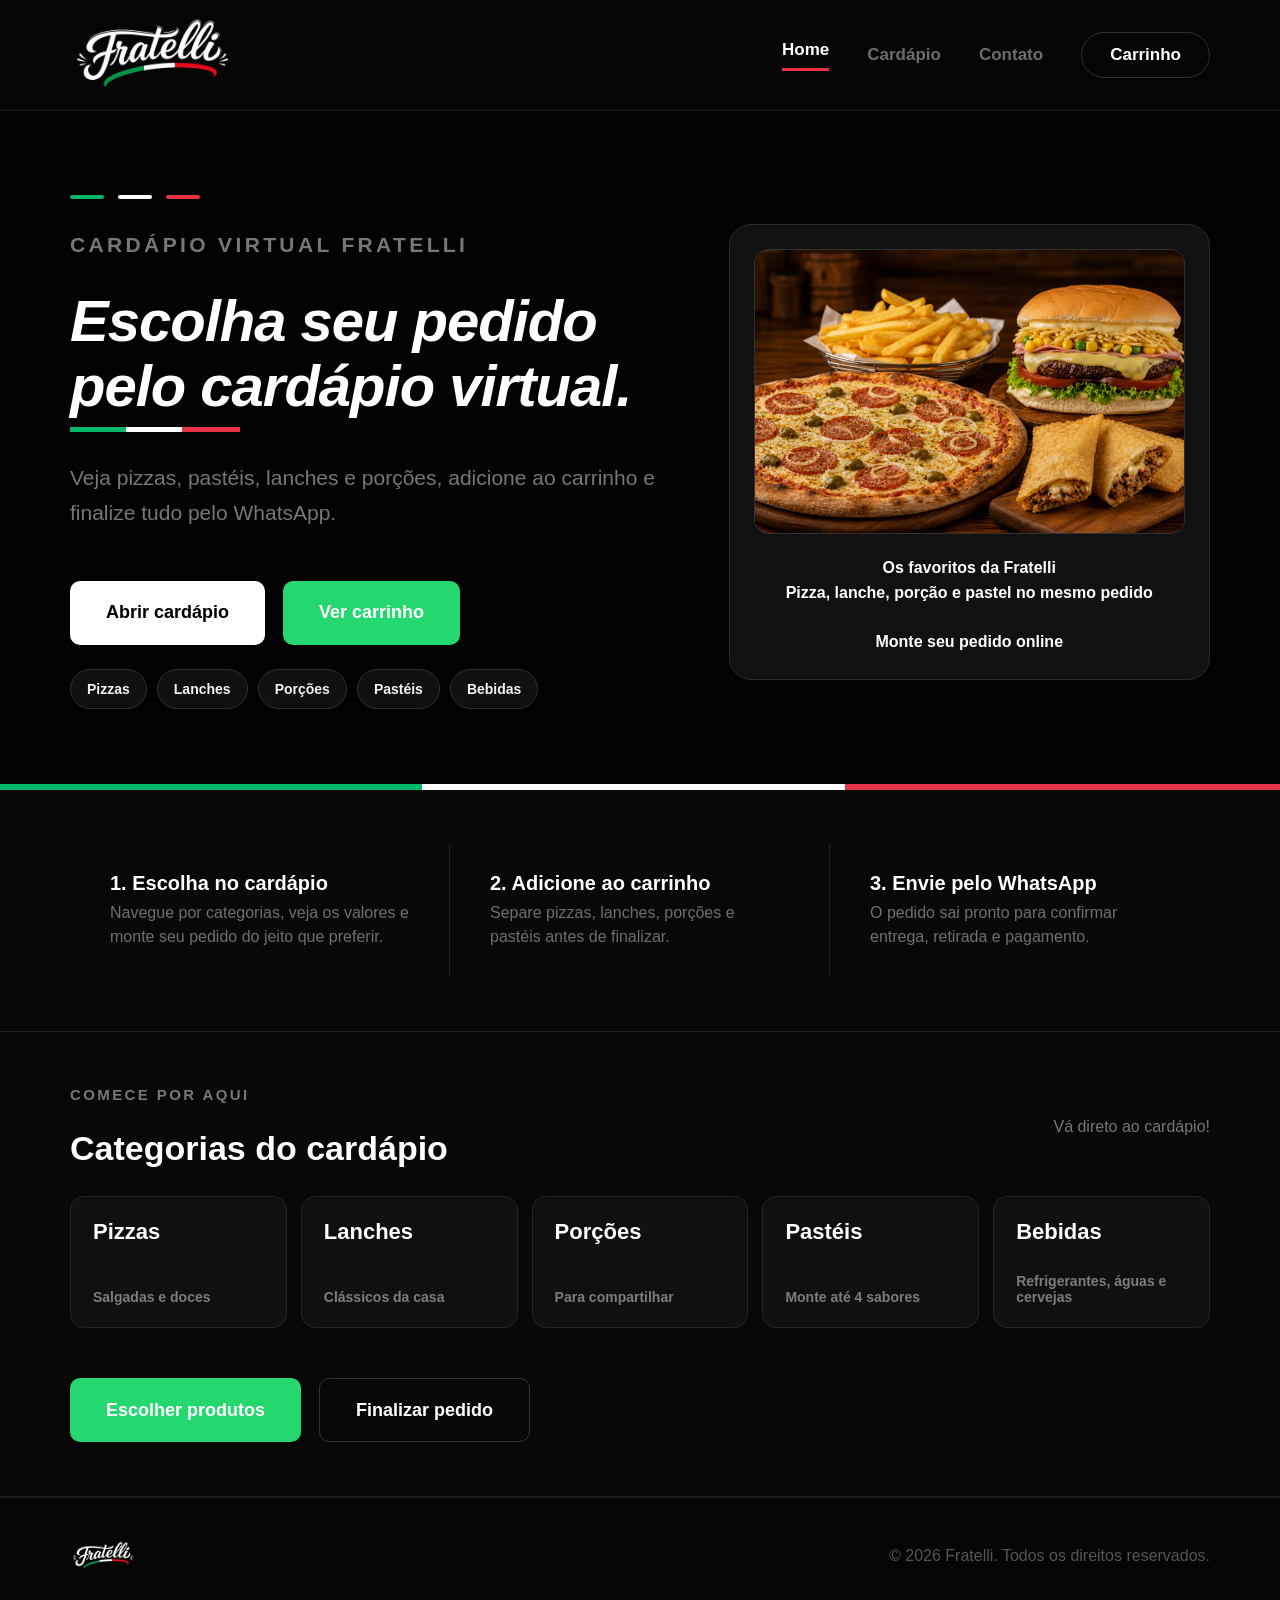
<file: index.html>
<!DOCTYPE html>
<html lang="pt-BR">

<head>
  <meta charset="UTF-8">
  <meta name="viewport" content="width=device-width, initial-scale=1.0">
  <title>Cardápio Virtual | Fratelli</title>
  <meta name="description"
    content="Cardápio virtual Fratelli: escolha pizzas, pastéis, lanches e porções, monte seu pedido e finalize pelo WhatsApp.">
  <link rel="stylesheet" href="css/style.css">
  <script defer src="js/app.js"></script>
</head>

<body>

  <header class="header">
    <div class="container nav-wrapper">
      <a href="index.html" aria-label="Fratelli">
        <img src="assets/logo.png" class="logo" alt="Logo Fratelli" onerror="this.style.display='none'">
      </a>

      <nav class="desktop-menu">
        <a href="index.html" class="active">Home</a>
        <a href="cardapio.html" class="">Cardápio</a>
        <a href="contato.html" class="">Contato</a>
        <a href="carrinho.html" class="nav-cart ">Carrinho</a>
      </nav>

      <div class="mobile-actions">
        <a href="carrinho.html" class="mobile-cart-link" aria-label="Abrir carrinho">
          <svg viewBox="0 0 24 24" aria-hidden="true">
            <path d="M6.2 6h15l-1.5 8.4a2 2 0 0 1-2 1.6H9.1a2 2 0 0 1-2-1.7L5.8 4H3" />
            <circle cx="9.5" cy="20" r="1.4" />
            <circle cx="17.5" cy="20" r="1.4" />
          </svg>
          <span class="cart-badge" data-cart-count>0</span>
        </a>

        <button class="mobile-btn" onclick="toggleMenu()" aria-label="Abrir menu">
          ☰
        </button>
      </div>
    </div>

    <nav id="mobileMenu" class="mobile-menu">
      <a href="index.html" onclick="closeMenu()">Home</a>
      <a href="cardapio.html" onclick="closeMenu()">Cardápio</a>
      <a href="contato.html" onclick="closeMenu()">Contato</a>
      <a href="carrinho.html" onclick="closeMenu()">Carrinho</a>
    </nav>
  </header>


  <main>
    <section class="hero">
      <div class="container hero-grid">
        <div class="reveal">
          <div class="italy-bar">
            <span class="green"></span>
            <span class="white"></span>
            <span class="red"></span>
          </div>

          <p class="eyebrow">Cardápio virtual Fratelli</p>

          <h1>Escolha seu pedido pelo cardápio virtual.</h1>

          <p>
            Veja pizzas, pastéis, lanches e porções, adicione ao carrinho e finalize tudo pelo WhatsApp.
          </p>

          <div class="hero-buttons">
            <a href="cardapio.html" class="btn-white">Abrir cardápio</a>
            <a href="carrinho.html" class="btn-green">Ver carrinho</a>
          </div>

          <div class="hero-category-strip" aria-label="Atalhos do cardápio">
            <a href="cardapio.html#pizzas-section">Pizzas</a>
            <a href="cardapio.html#lanches-section">Lanches</a>
            <a href="cardapio.html#porcoes-section">Porções</a>
            <a href="cardapio.html#pasteis-section">Pastéis</a>
            <a href="cardapio.html#bebidas-section">Bebidas</a>
          </div>
        </div>

        <div class="hero-image reveal">
          <div class="hero-placeholder">
            <img src="assets/imagens/vitrine-fratelli.webp" alt="Pizza, lanche, porção e pastel da Fratelli"
              onerror="this.remove()">
            <span>Pedido online Fratelli</span>
          </div>
        </div>
      </div>
    </section>

    <section class="info-section">
      <div class="container info-grid">
        <div class="info-card reveal">
          <h3>1. Escolha no cardápio</h3>
          <p>Navegue por categorias, veja os valores e monte seu pedido do jeito que preferir.</p>
        </div>

        <div class="info-card reveal">
          <h3>2. Adicione ao carrinho</h3>
          <p>Separe pizzas, lanches, porções e pastéis antes de finalizar.</p>
        </div>

        <div class="info-card reveal">
          <h3>3. Envie pelo WhatsApp</h3>
          <p>O pedido sai pronto para confirmar entrega, retirada e pagamento.</p>
        </div>
      </div>
    </section>

    <section class="section">
      <div class="container">
        <div class="section-head">
          <div>
            <p class="eyebrow">Comece por aqui</p>
            <h2>Categorias do cardápio</h2>
          </div>
          <p>Vá direto ao cardápio!</p>
        </div>

        <div class="menu-highlight-grid reveal">
          <a href="cardapio.html#pizzas-section" class="menu-highlight-card">
            <span>Pizzas</span>
            <strong>Salgadas e doces</strong>
          </a>
          <a href="cardapio.html#lanches-section" class="menu-highlight-card">
            <span>Lanches</span>
            <strong>Clássicos da casa</strong>
          </a>
          <a href="cardapio.html#porcoes-section" class="menu-highlight-card">
            <span>Porções</span>
            <strong>Para compartilhar</strong>
          </a>
          <a href="cardapio.html#pasteis-section" class="menu-highlight-card">
            <span>Pastéis</span>
            <strong>Monte até 4 sabores</strong>
          </a>
          <a href="cardapio.html#bebidas-section" class="menu-highlight-card">
            <span>Bebidas</span>
            <strong>Refrigerantes, águas e cervejas</strong>
          </a>
        </div>

        <div class="actions-row">
          <a href="cardapio.html" class="btn-green">Escolher produtos</a>
          <a href="carrinho.html" class="btn-ghost">Finalizar pedido</a>
        </div>
      </div>
    </section>
  </main>

  <footer>
    <div class="container footer-content">
      <img src="assets/logo.png" class="footer-logo" alt="Logo Fratelli" onerror="this.style.display='none'">
      <p>© 2026 Fratelli. Todos os direitos reservados.</p>
    </div>
  </footer>
</body>

</html>
</file>
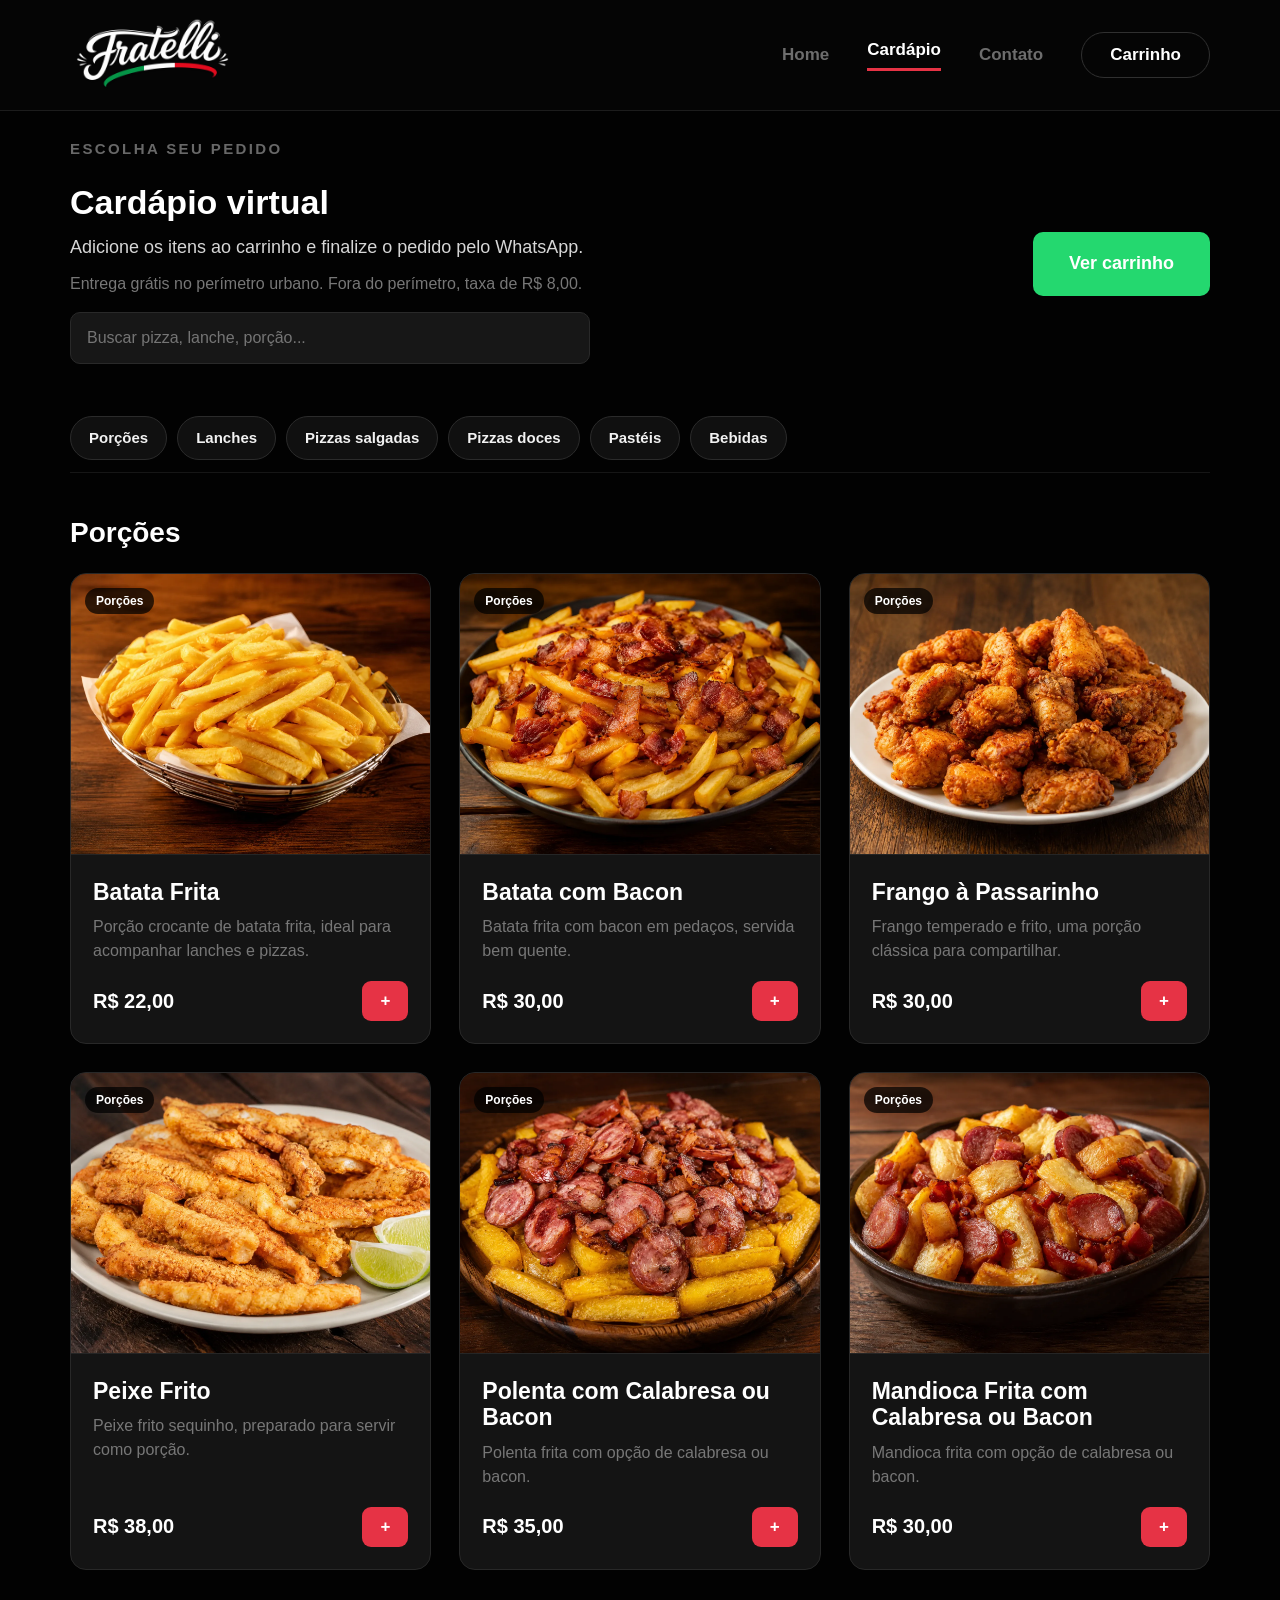
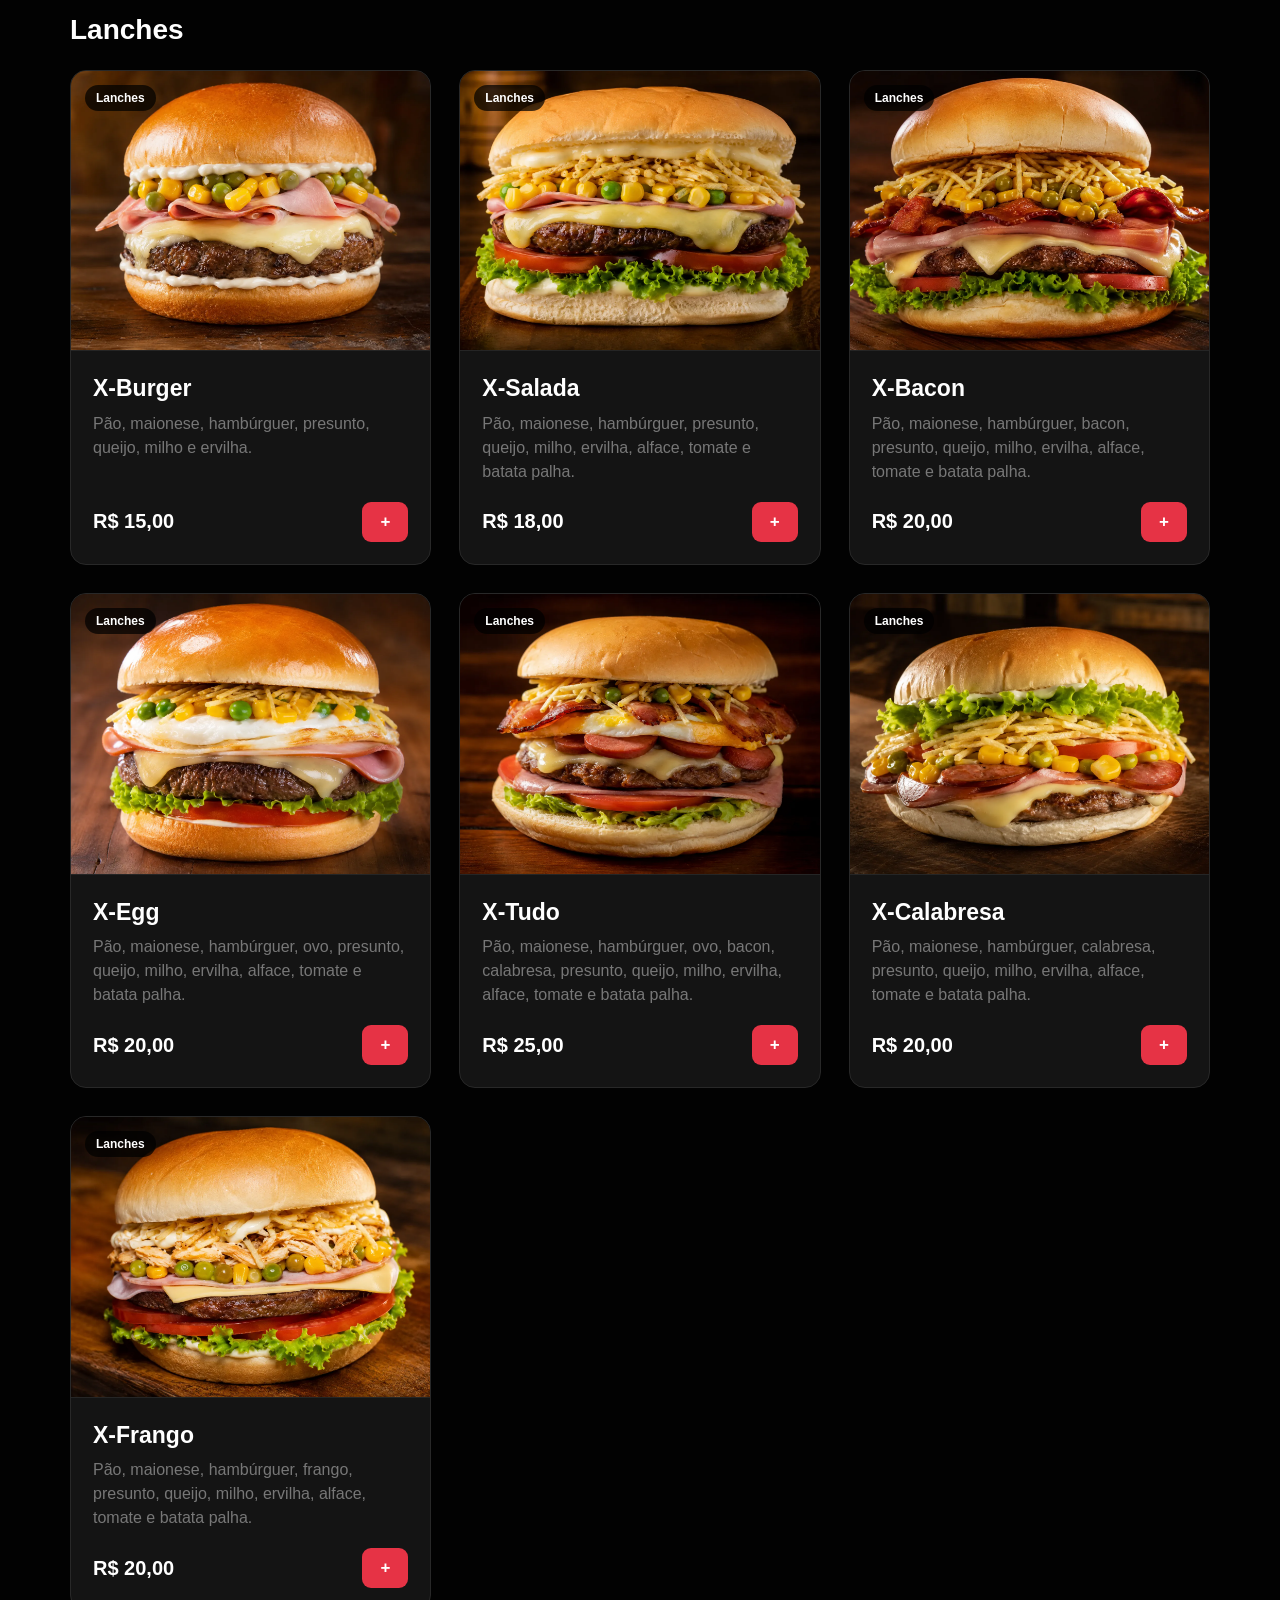
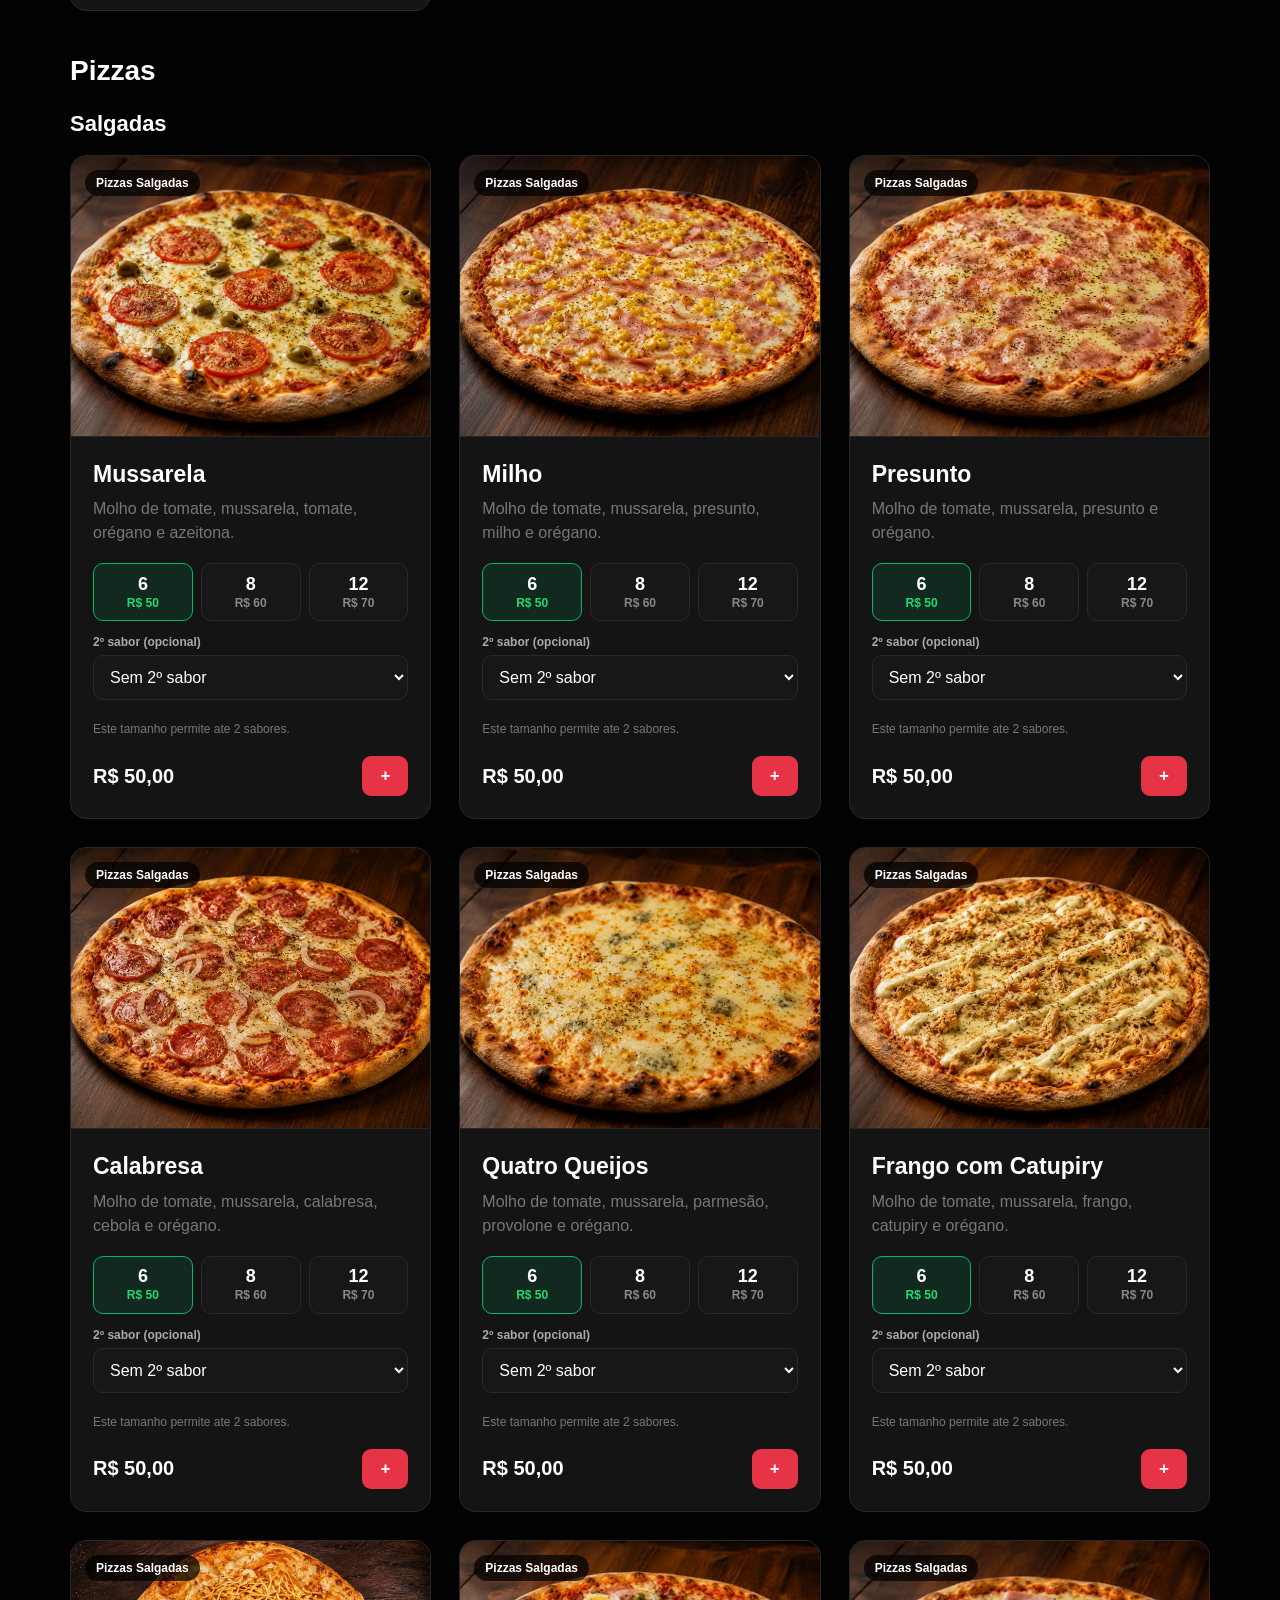
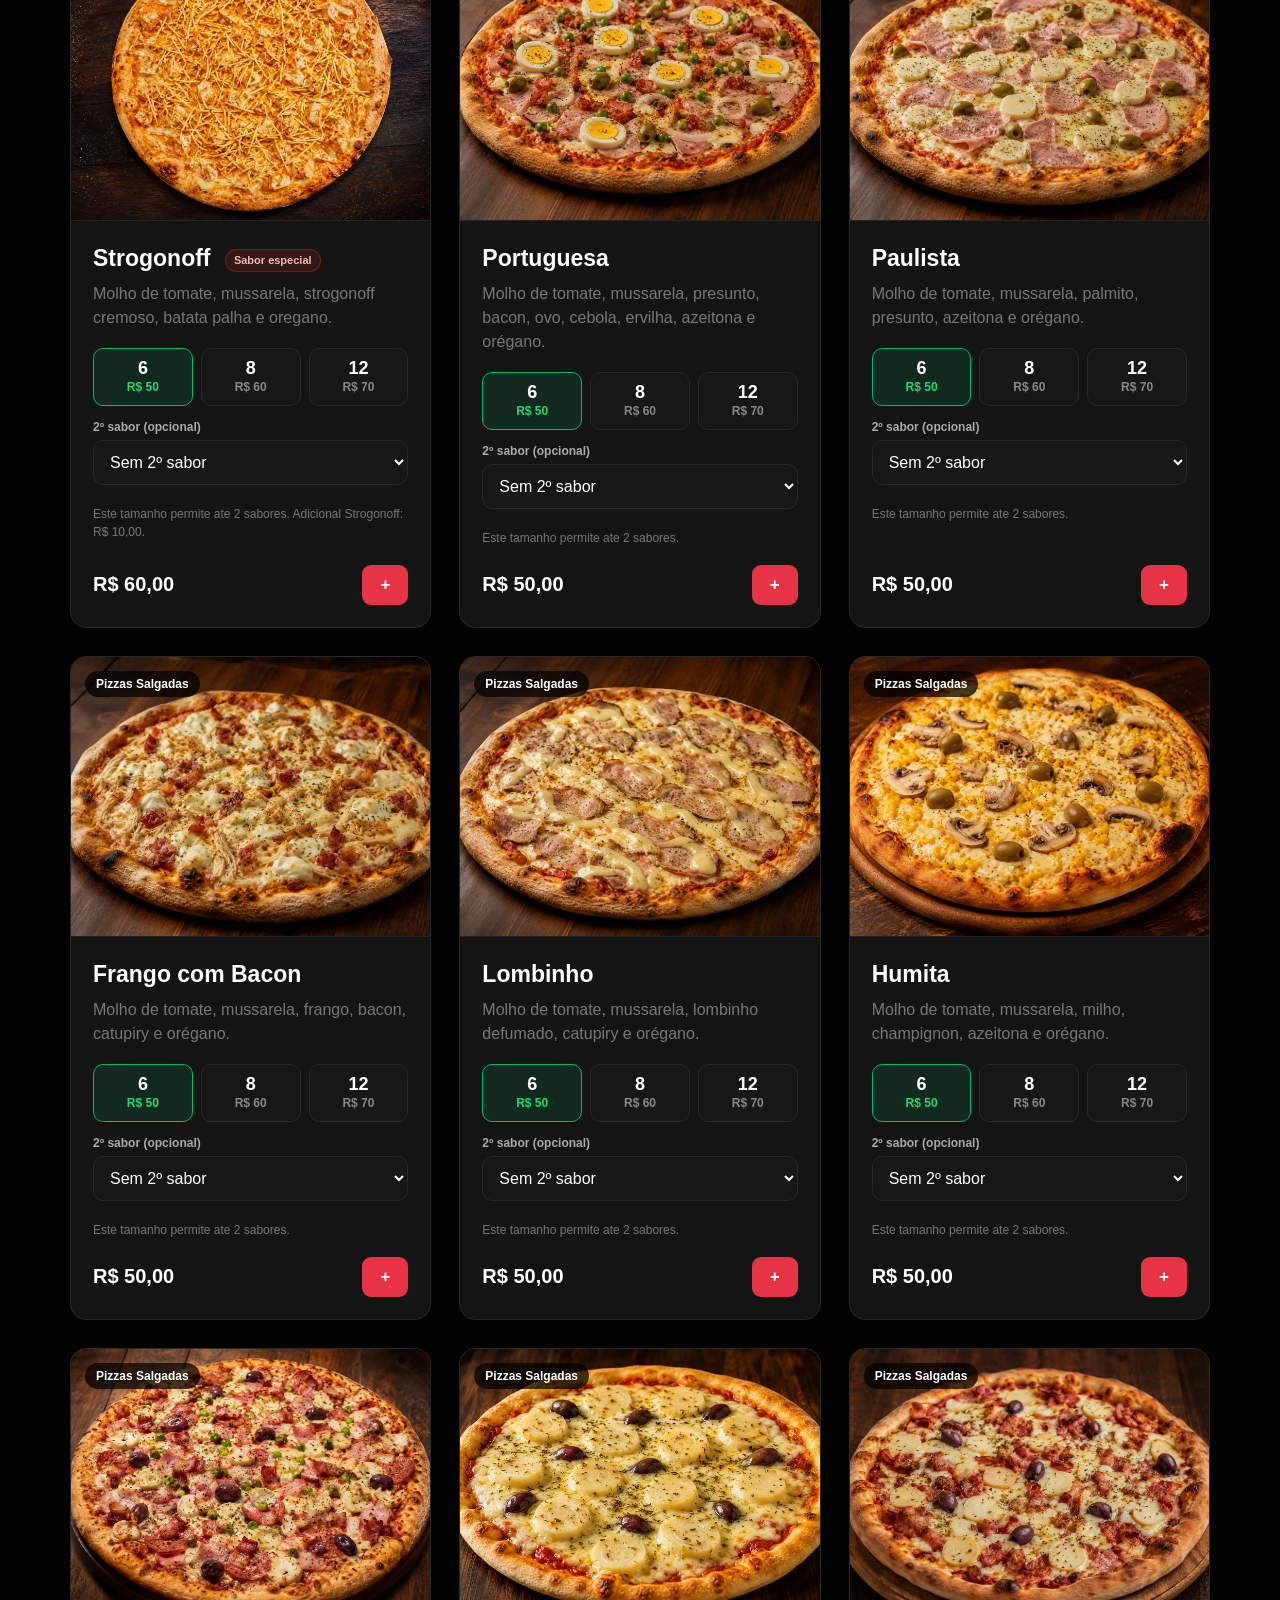
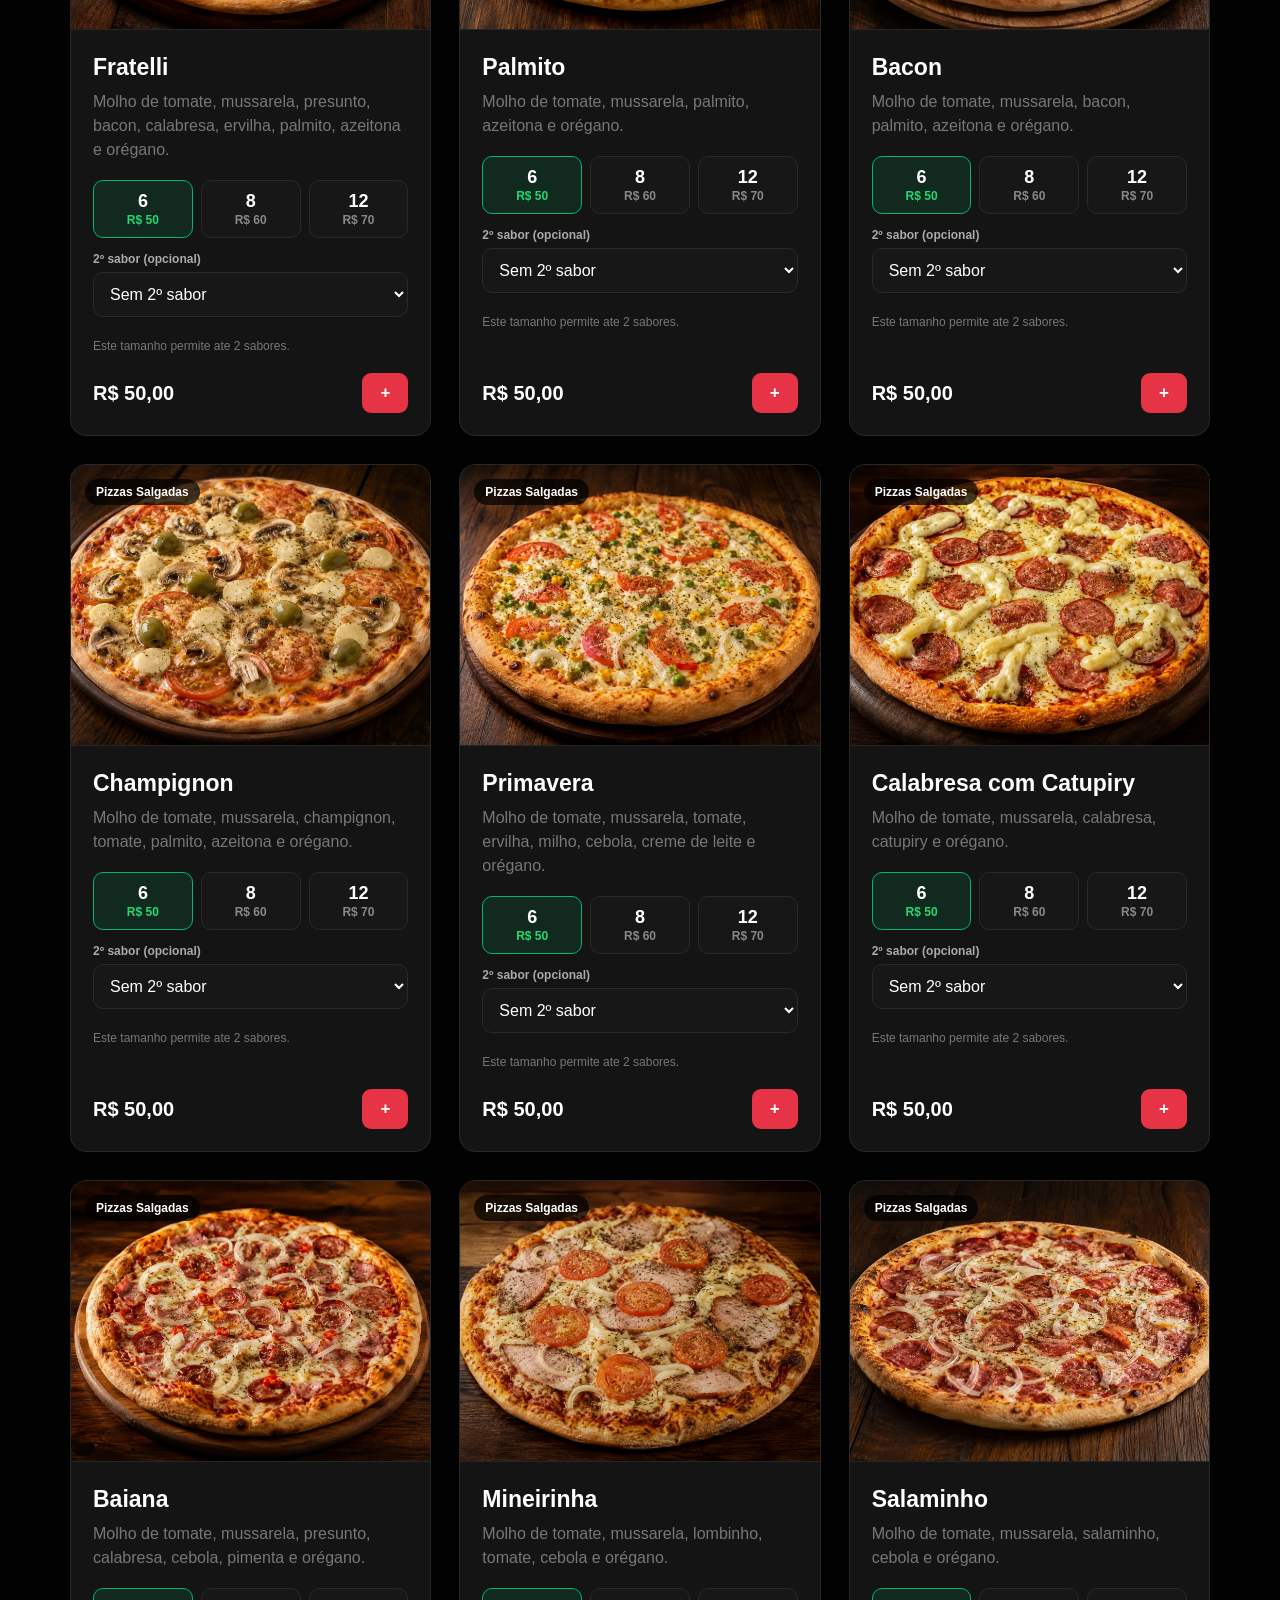
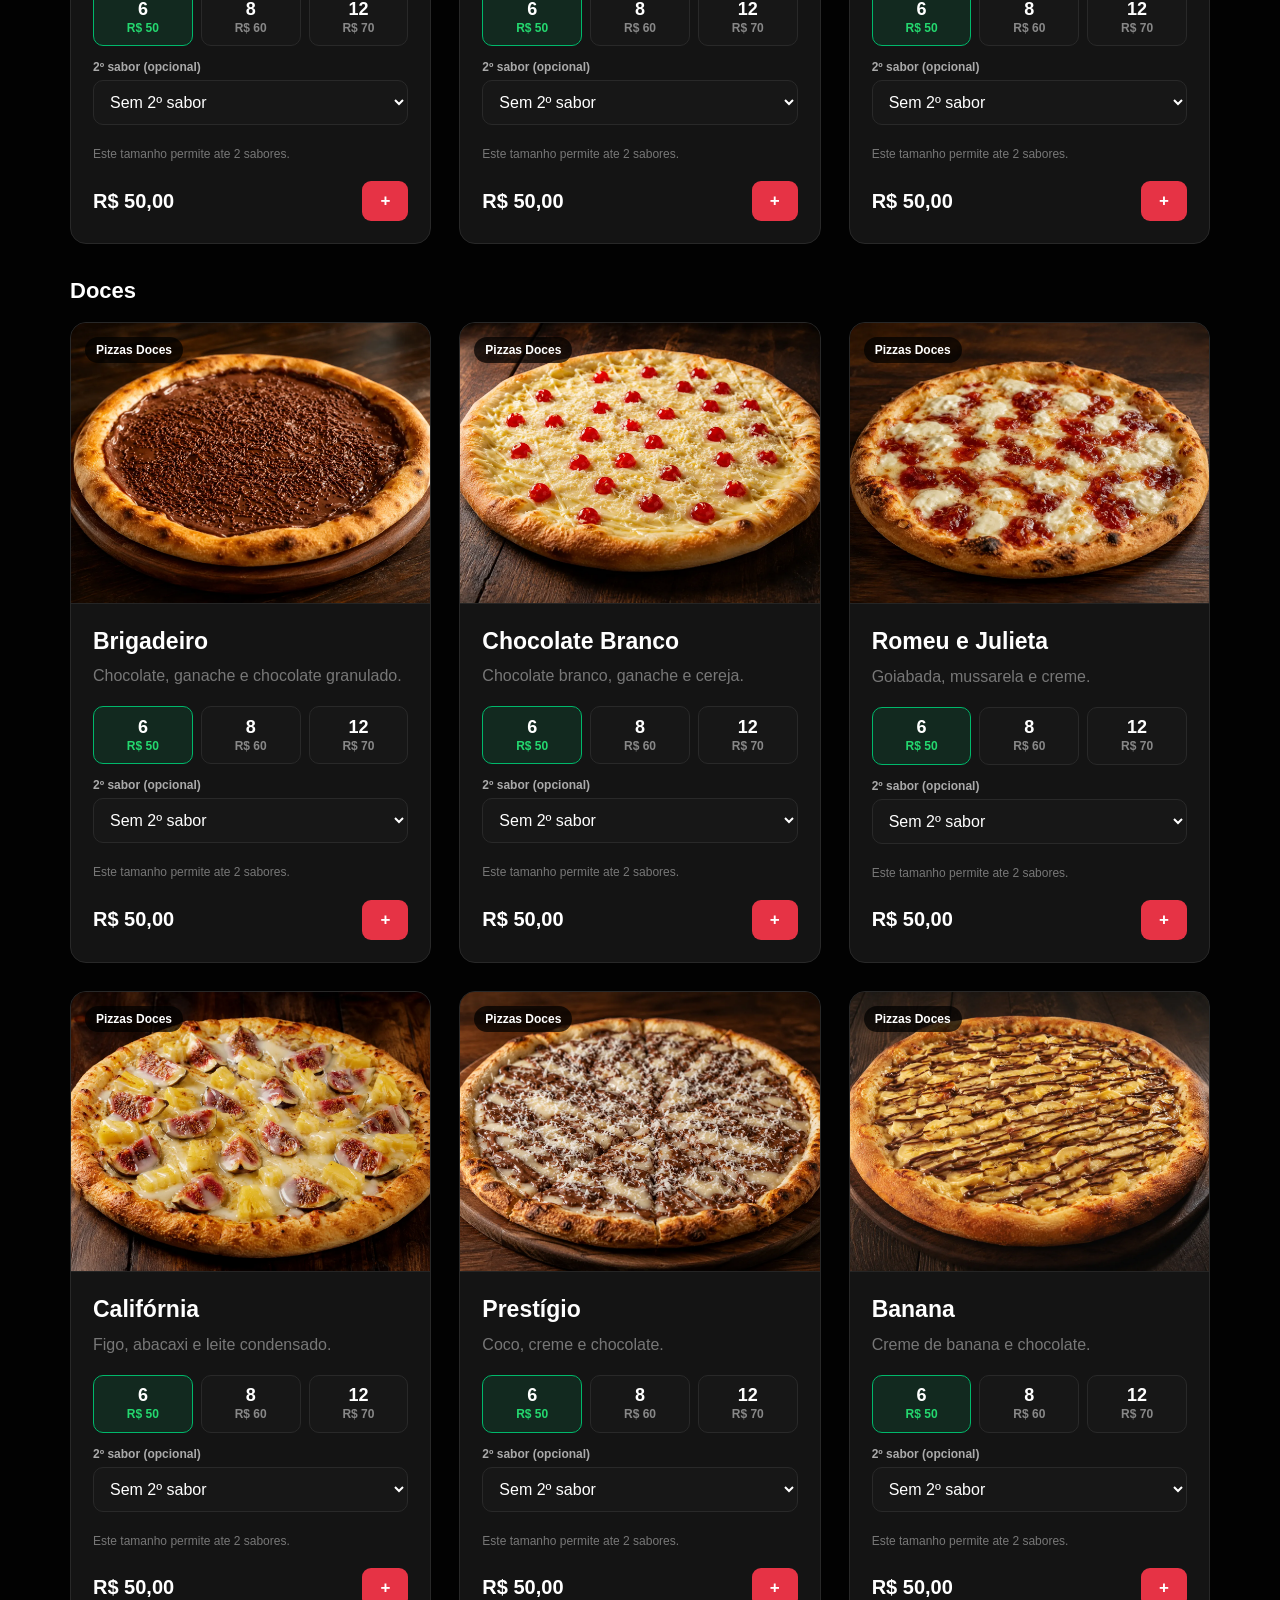
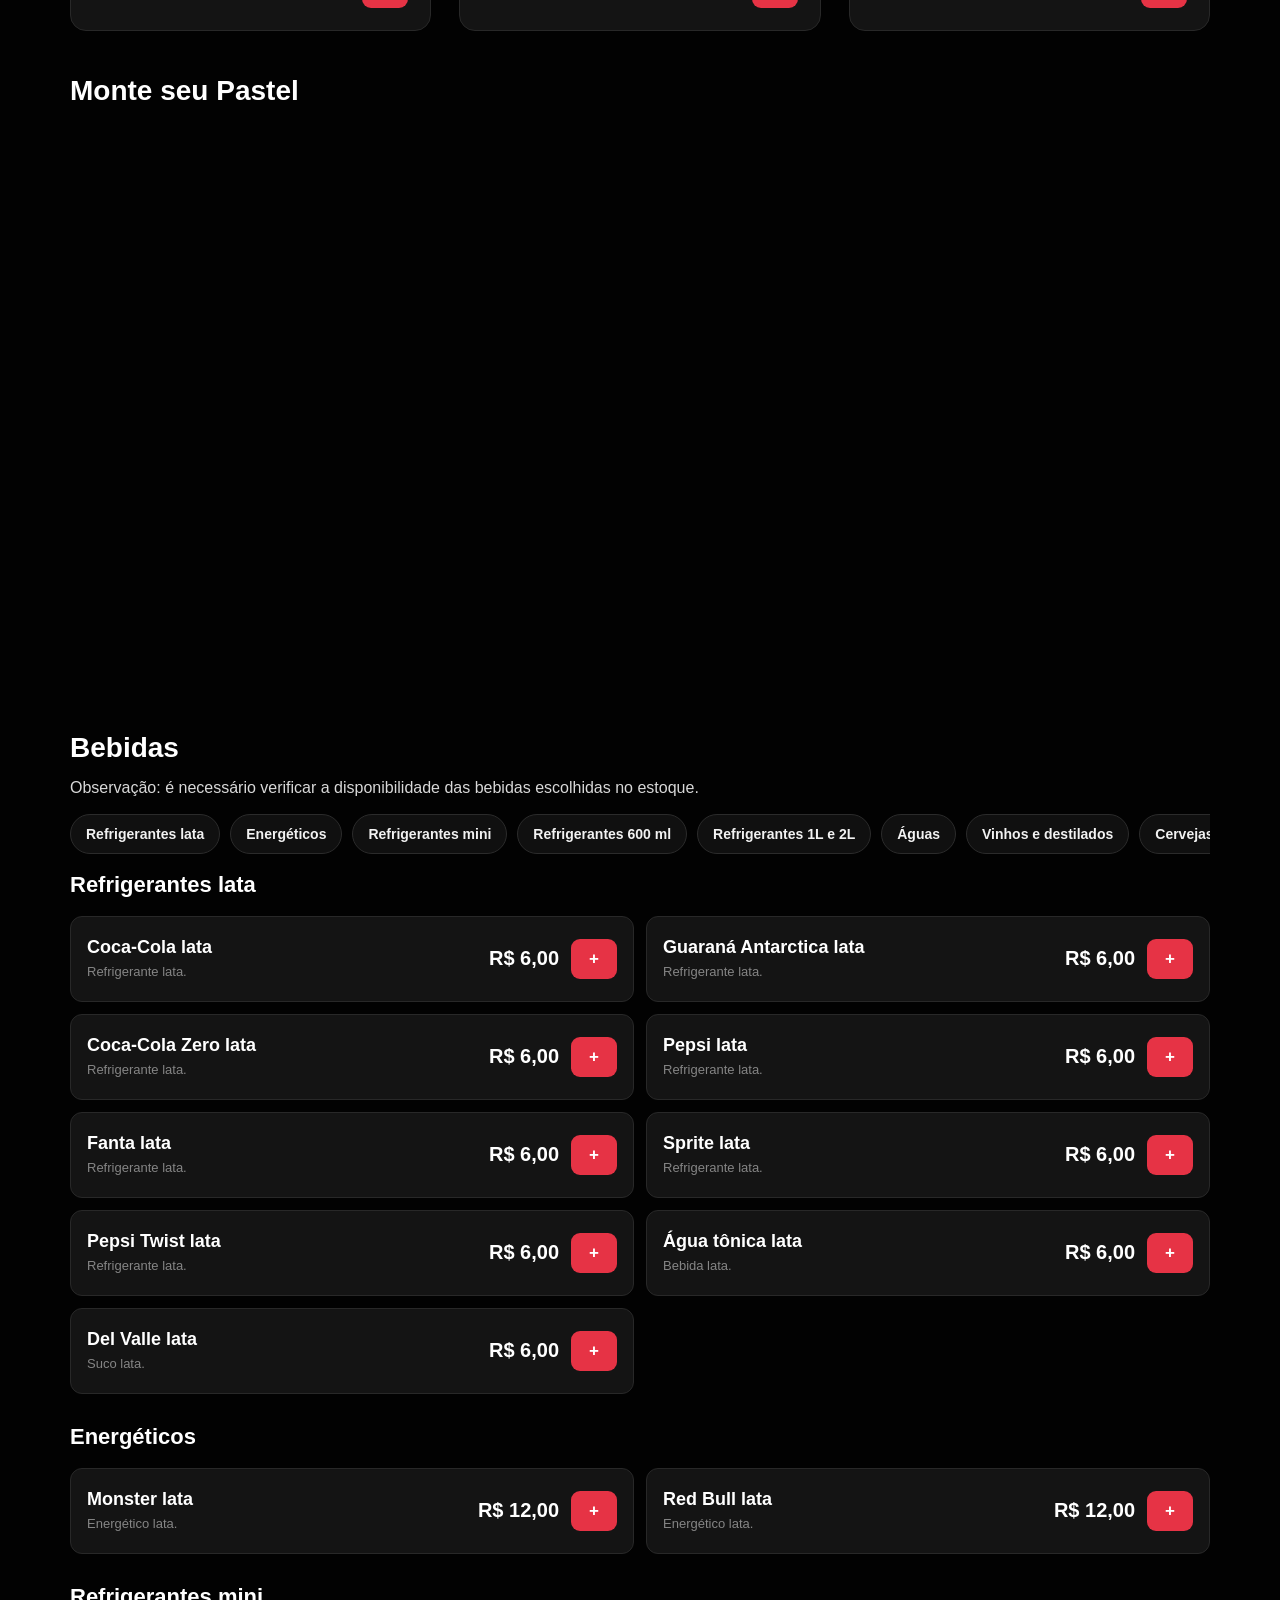
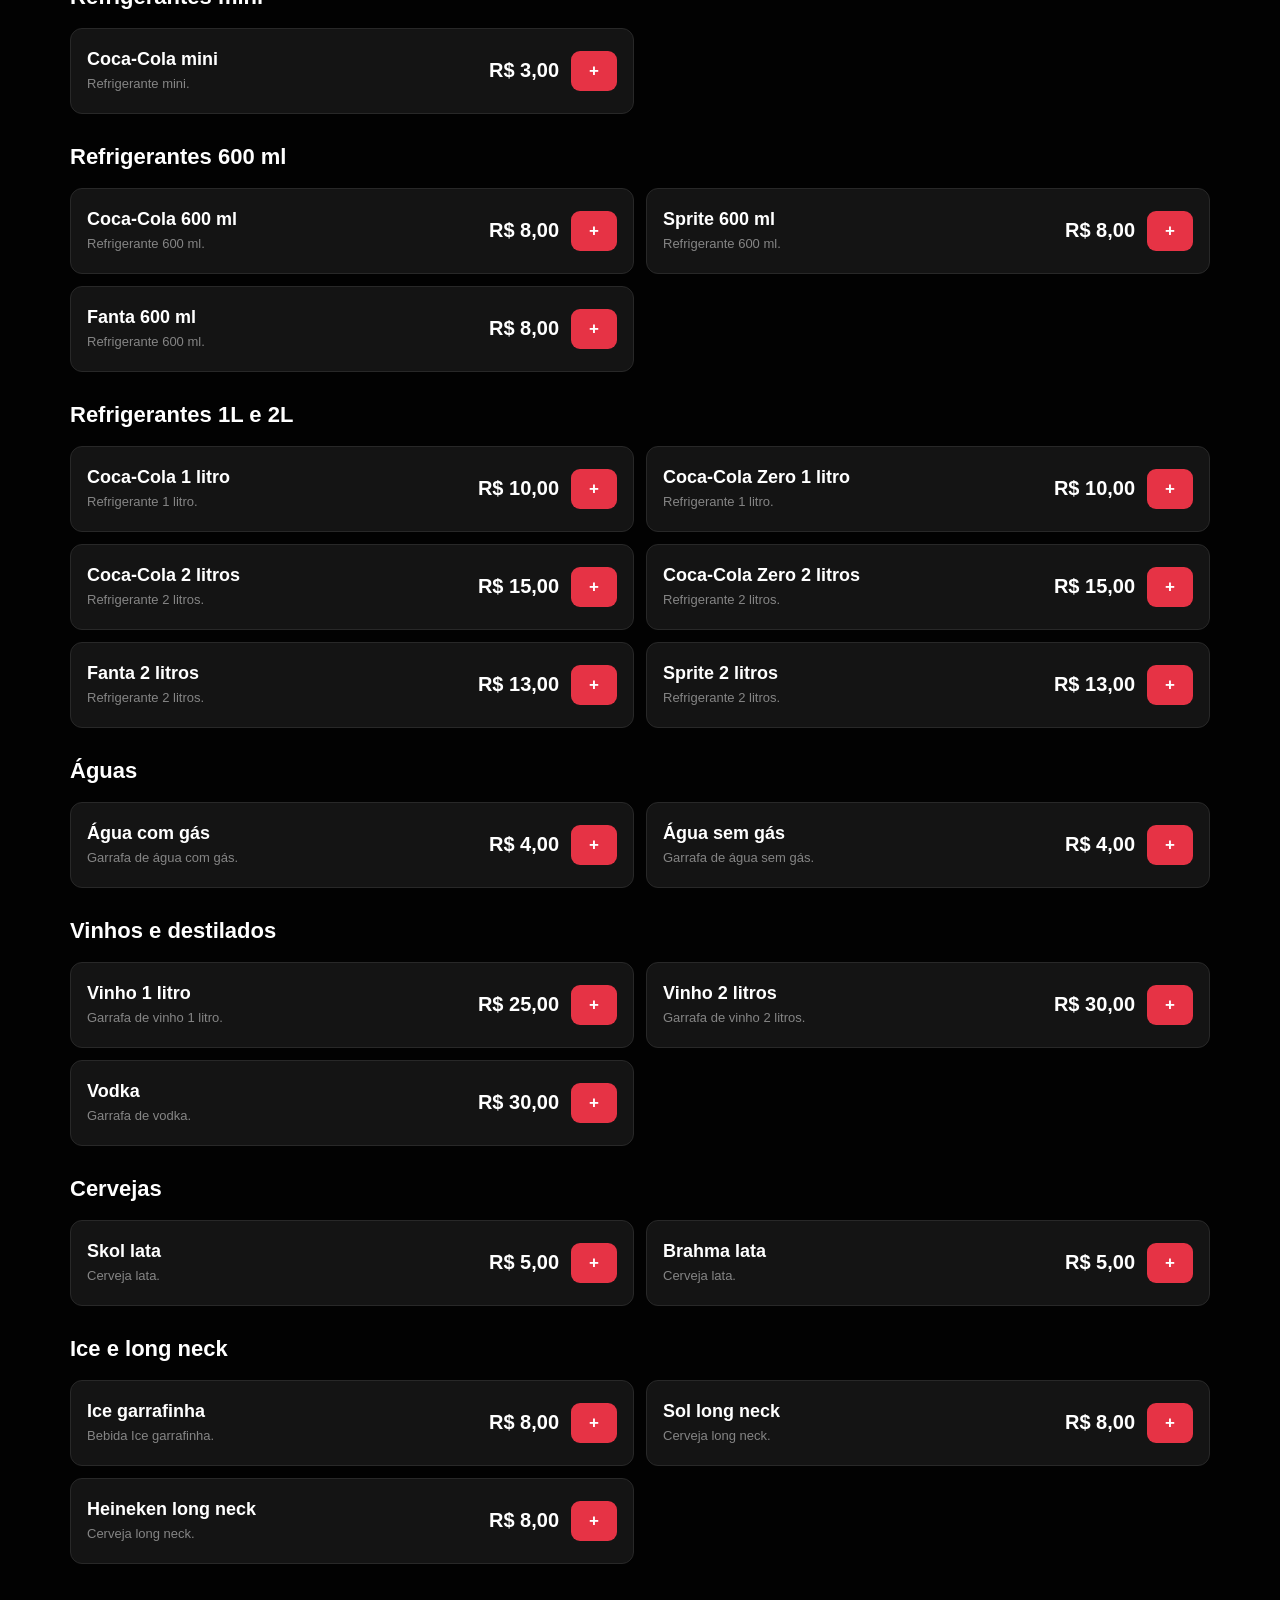
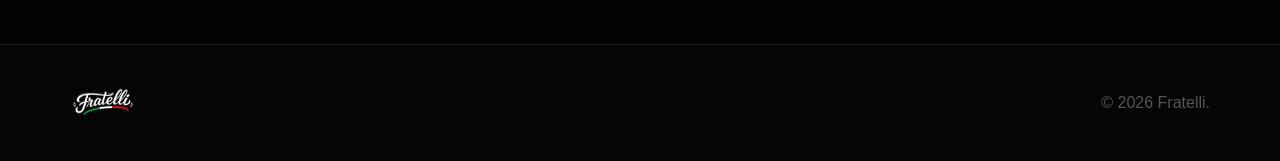
<file: cardapio.html>
<!DOCTYPE html>
<html lang="pt-BR">

<head>
  <meta charset="UTF-8">
  <meta name="viewport" content="width=device-width, initial-scale=1.0">
  <title>Cardápio Virtual | Fratelli</title>
  <link rel="stylesheet" href="css/style.css">
  <script defer src="js/app.js"></script>
  <script defer src="js/cart.js"></script>
  <script defer src="js/cardapio.js"></script>
</head>

<body>

  <header class="header">
    <div class="container nav-wrapper">
      <a href="index.html" aria-label="Fratelli">
        <img src="assets/logo.png" class="logo" alt="Logo Fratelli" onerror="this.style.display='none'">
      </a>

      <nav class="desktop-menu">
        <a href="index.html" class="">Home</a>
        <a href="cardapio.html" class="active">Cardápio</a>
        <a href="contato.html" class="">Contato</a>
        <a href="carrinho.html" class="nav-cart ">Carrinho</a>
      </nav>

      <div class="mobile-actions">
        <a href="carrinho.html" class="mobile-cart-link" aria-label="Abrir carrinho">
          <svg viewBox="0 0 24 24" aria-hidden="true">
            <path d="M6.2 6h15l-1.5 8.4a2 2 0 0 1-2 1.6H9.1a2 2 0 0 1-2-1.7L5.8 4H3" />
            <circle cx="9.5" cy="20" r="1.4" />
            <circle cx="17.5" cy="20" r="1.4" />
          </svg>
          <span class="cart-badge" data-cart-count>0</span>
        </a>

        <button class="mobile-btn" onclick="toggleMenu()" aria-label="Abrir menu">
          ☰
        </button>
      </div>
    </div>

    <nav id="mobileMenu" class="mobile-menu">
      <a href="index.html" onclick="closeMenu()">Home</a>
      <a href="cardapio.html" onclick="closeMenu()">Cardápio</a>
      <a href="contato.html" onclick="closeMenu()">Contato</a>
      <a href="carrinho.html" onclick="closeMenu()">Carrinho</a>
    </nav>
  </header>


  <main class="container page-spacing">
    <section class="menu-intro">
      <div>
        <p class="eyebrow">Escolha seu pedido</p>
        <h1 class="page-title">Cardápio virtual</h1>
        <p class="menu-intro-text">Adicione os itens ao carrinho e finalize o pedido pelo WhatsApp.</p>
        <p id="aviso-cardapio" class="product-meta">Entrega grátis no perímetro urbano. Fora do perímetro, taxa de R$
          8,00.</p>
      </div>

      <a href="carrinho.html" class="btn-green menu-cart-cta">
        Ver carrinho
        <span class="cart-badge inline-badge" data-cart-count>0</span>
      </a>
    </section>

    <div class="menu-toolbar">
      <input id="busca-cardapio" class="menu-search input" type="search" placeholder="Buscar pizza, lanche, porção..."
        aria-label="Buscar item no cardápio">
    </div>

    <nav class="menu-sections" aria-label="Seções do cardápio">
      <a href="#porcoes-section">Porções</a>
      <a href="#lanches-section">Lanches</a>
      <a href="#pizzas-salgadas-section">Pizzas salgadas</a>
      <a href="#pizzas-doces-section">Pizzas doces</a>
      <a href="#pasteis-section">Pastéis</a>
      <a href="#bebidas-section">Bebidas</a>
    </nav>

    <section id="porcoes-section" class="menu-section">
      <h2 class="category-title">Porções</h2>
      <div id="porcoes" class="products-grid"></div>
    </section>

    <section id="lanches-section" class="menu-section">
      <h2 class="category-title">Lanches</h2>
      <div id="lanches" class="products-grid"></div>
    </section>

    <section id="pizzas-section" class="menu-section">
      <h2 class="category-title">Pizzas</h2>
      <div id="pizzas-salgadas-section" class="pizza-group">
        <h3 class="subcategory-title">Salgadas</h3>
        <div id="pizzas-salgadas" class="products-grid"></div>
      </div>

      <div id="pizzas-doces-section" class="pizza-group">
        <h3 class="subcategory-title">Doces</h3>
        <div id="pizzas-doces" class="products-grid"></div>
      </div>
    </section>

    <section id="pasteis-section" class="menu-section">
      <h2 class="category-title">Monte seu Pastel</h2>

      <div class="glass-card pastel-box reveal">
        <div class="pastel-head">
          <div>
            <h3>Escolha até 4 sabores</h3>
            <p class="pastel-text">Monte do seu jeito e adicione ao carrinho.</p>
          </div>

          <strong id="pastel-preco" class="pastel-price">R$ 10,00</strong>
        </div>

        <p id="pastel-contador" class="pastel-counter">0 de 4 sabores selecionados</p>

        <div id="sabores" class="sabores-grid"></div>

        <button class="btn-green big-btn" onclick="adicionarPastel()">
          Adicionar Pastel
        </button>
      </div>
    </section>

    <section id="bebidas-section" class="menu-section">
      <h2 class="category-title">Bebidas</h2>
      <p class="product-meta beverage-stock-note">Observação: é necessário verificar a disponibilidade das bebidas escolhidas no estoque.</p>
      <nav id="bebidas-nav" class="drink-sections" aria-label="Tipos de bebidas"></nav>
      <div id="bebidas" class="drinks-wrapper"></div>
    </section>

    <a href="carrinho.html" class="floating-cart" aria-label="Abrir carrinho">
      Carrinho
      <span class="cart-badge inline-badge" data-cart-count>0</span>
    </a>
  </main>

  <footer>
    <div class="container footer-content">
      <img src="assets/logo.png" class="footer-logo" alt="Logo Fratelli" onerror="this.style.display='none'">
      <p>© 2026 Fratelli.</p>
    </div>
  </footer>
</body>

</html>
</file>
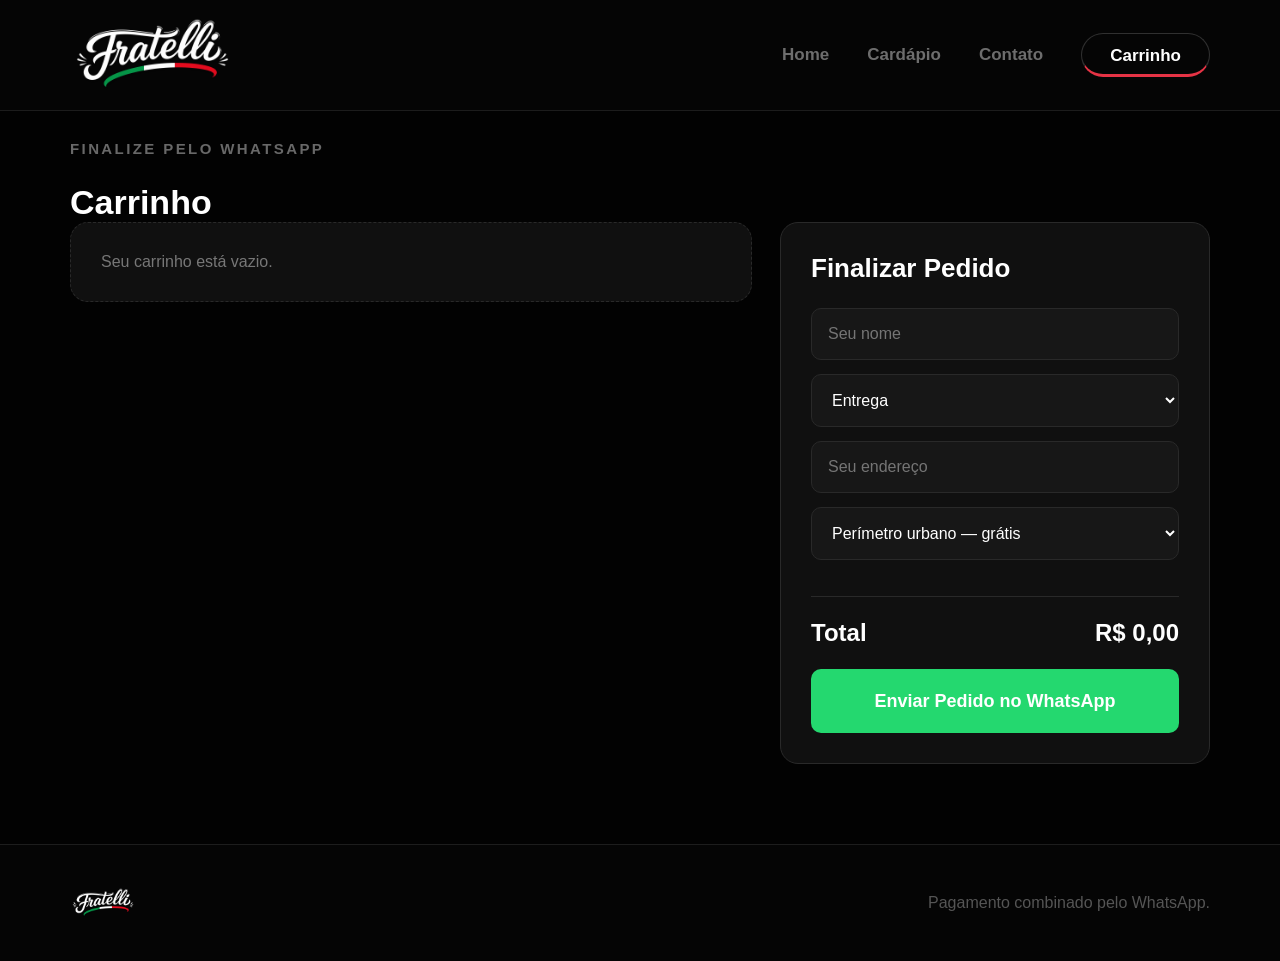
<file: carrinho.html>
<!DOCTYPE html>
<html lang="pt-BR">
<head>
  <meta charset="UTF-8">
  <meta name="viewport" content="width=device-width, initial-scale=1.0">
  <title>Carrinho | Fratelli</title>
  <link rel="stylesheet" href="css/style.css">
  <script defer src="js/app.js"></script>
  <script defer src="js/cart.js"></script>
  <script defer src="js/checkout.js"></script>
  <script defer src="js/whatsapp.js"></script>
</head>
<body>

<header class="header">
  <div class="container nav-wrapper">
    <a href="index.html" aria-label="Fratelli">
      <img src="assets/logo.png" class="logo" alt="Logo Fratelli" onerror="this.style.display='none'">
    </a>

    <nav class="desktop-menu">
      <a href="index.html" class="">Home</a>
<a href="cardapio.html" class="">Cardápio</a>
<a href="contato.html" class="">Contato</a>
<a href="carrinho.html" class="nav-cart active">Carrinho</a>
    </nav>

    <div class="mobile-actions">
      <a href="carrinho.html" class="mobile-cart-link active" aria-label="Abrir carrinho">
        <svg viewBox="0 0 24 24" aria-hidden="true">
          <path d="M6.2 6h15l-1.5 8.4a2 2 0 0 1-2 1.6H9.1a2 2 0 0 1-2-1.7L5.8 4H3" />
          <circle cx="9.5" cy="20" r="1.4" />
          <circle cx="17.5" cy="20" r="1.4" />
        </svg>
        <span class="cart-badge" data-cart-count>0</span>
      </a>

      <button class="mobile-btn" onclick="toggleMenu()" aria-label="Abrir menu">
        ☰
      </button>
    </div>
  </div>

  <nav id="mobileMenu" class="mobile-menu">
    <a href="index.html" onclick="closeMenu()">Home</a>
<a href="cardapio.html" onclick="closeMenu()">Cardápio</a>
<a href="contato.html" onclick="closeMenu()">Contato</a>
<a href="carrinho.html" onclick="closeMenu()">Carrinho</a>
  </nav>
</header>


<main class="container page-spacing">
  <p class="eyebrow">Finalize pelo WhatsApp</p>
  <h1 class="page-title">Carrinho</h1>

  <div class="cart-layout">
    <section id="cart-items"></section>

    <aside class="glass-card checkout-box">
      <h2>Finalizar Pedido</h2>

      <input id="nome" class="input" placeholder="Seu nome">

      <select id="tipo" class="input">
        <option value="Entrega">Entrega</option>
        <option value="Retirada">Retirada</option>
      </select>

      <div id="campos-entrega">
        <input id="endereco" class="input" placeholder="Seu endereço">

        <select id="perimetro" class="input">
          <option value="Perímetro urbano - entrega grátis">Perímetro urbano — grátis</option>
          <option value="Fora do perímetro - taxa: R$ 8,00">Fora do perímetro — taxa: R$ 8,00</option>
        </select>
      </div>

      <div class="total-box">
        <span>Total</span>
        <strong id="total">R$ 0,00</strong>
      </div>

      <button class="btn-green checkout-btn" onclick="enviarWhatsApp()">
        Enviar Pedido no WhatsApp
      </button>
    </aside>
  </div>
</main>

<footer>
  <div class="container footer-content">
    <img src="assets/logo.png" class="footer-logo" alt="Logo Fratelli" onerror="this.style.display='none'">
    <p>Pagamento combinado pelo WhatsApp.</p>
  </div>
</footer>
</body>
</html>
</file>
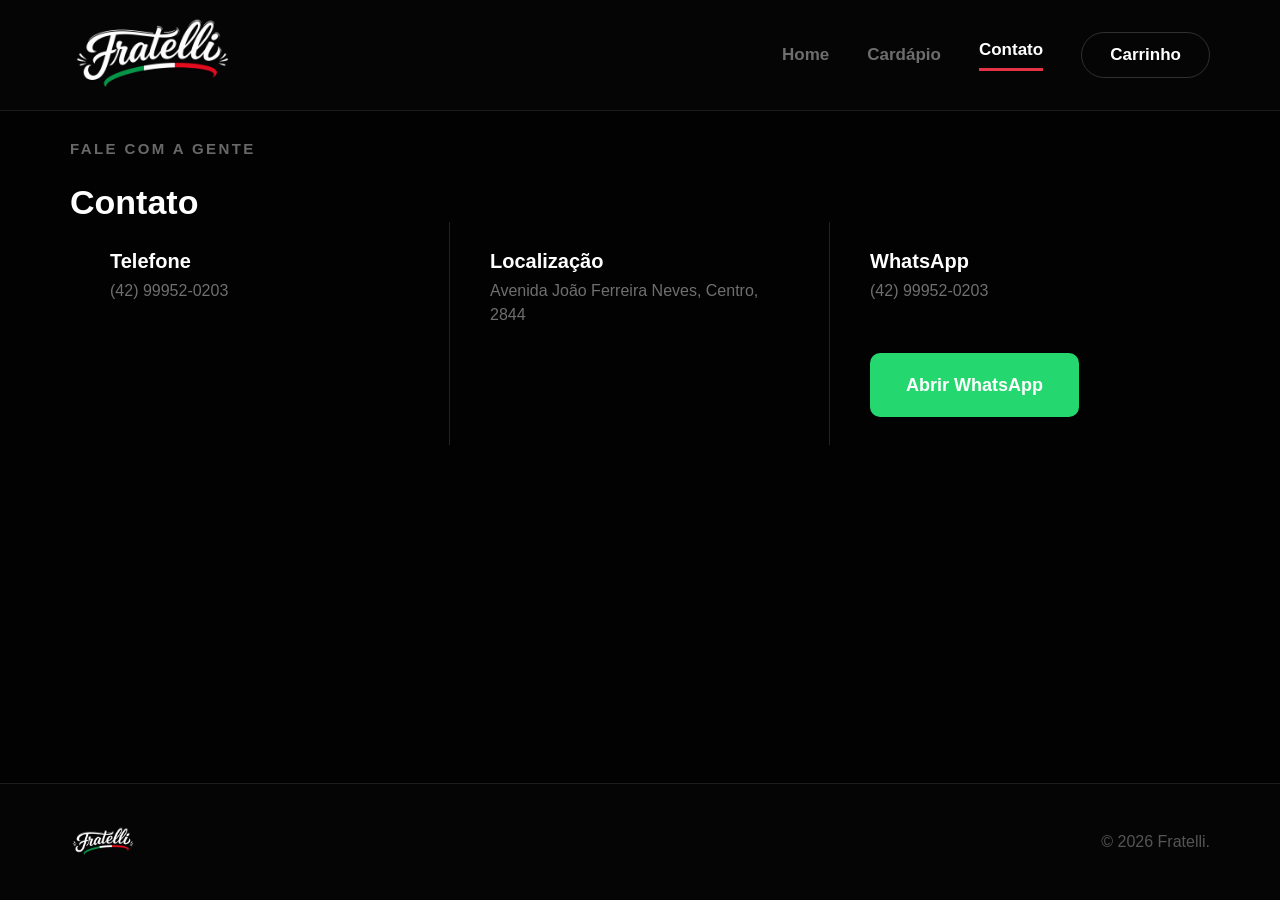
<file: contato.html>
<!DOCTYPE html>
<html lang="pt-BR">
<head>
  <meta charset="UTF-8">
  <meta name="viewport" content="width=device-width, initial-scale=1.0">
  <title>Contato | Fratelli</title>
  <link rel="stylesheet" href="css/style.css">
  <script defer src="js/app.js"></script>
</head>
<body>

<header class="header">
  <div class="container nav-wrapper">
    <a href="index.html" aria-label="Fratelli">
      <img src="assets/logo.png" class="logo" alt="Logo Fratelli" onerror="this.style.display='none'">
    </a>

    <nav class="desktop-menu">
      <a href="index.html" class="">Home</a>
<a href="cardapio.html" class="">Cardápio</a>
<a href="contato.html" class="active">Contato</a>
<a href="carrinho.html" class="nav-cart ">Carrinho</a>
    </nav>

    <div class="mobile-actions">
      <a href="carrinho.html" class="mobile-cart-link" aria-label="Abrir carrinho">
        <svg viewBox="0 0 24 24" aria-hidden="true">
          <path d="M6.2 6h15l-1.5 8.4a2 2 0 0 1-2 1.6H9.1a2 2 0 0 1-2-1.7L5.8 4H3" />
          <circle cx="9.5" cy="20" r="1.4" />
          <circle cx="17.5" cy="20" r="1.4" />
        </svg>
        <span class="cart-badge" data-cart-count>0</span>
      </a>

      <button class="mobile-btn" onclick="toggleMenu()" aria-label="Abrir menu">
        ☰
      </button>
    </div>
  </div>

  <nav id="mobileMenu" class="mobile-menu">
    <a href="index.html" onclick="closeMenu()">Home</a>
<a href="cardapio.html" onclick="closeMenu()">Cardápio</a>
<a href="contato.html" onclick="closeMenu()">Contato</a>
<a href="carrinho.html" onclick="closeMenu()">Carrinho</a>
  </nav>
</header>


<main class="container page-spacing">
  <p class="eyebrow">Fale com a gente</p>
  <h1 class="page-title">Contato</h1>

  <div class="contact-grid">
    <div class="info-card reveal">
      <h2>Telefone</h2>
      <p>(42) 99952-0203</p>
    </div>

    <div class="info-card reveal">
      <h2>Localização</h2>
      <p>Avenida João Ferreira Neves, Centro, 2844</p>
    </div>

    <div class="info-card reveal">
      <h2>WhatsApp</h2>
      <p>(42) 99952-0203</p>
      <div class="actions-row">
        <a href="https://wa.me/5542999520203" class="btn-green">Abrir WhatsApp</a>
      </div>
    </div>
  </div>
</main>

<footer>
  <div class="container footer-content">
    <img src="assets/logo.png" class="footer-logo" alt="Logo Fratelli" onerror="this.style.display='none'">
    <p>© 2026 Fratelli.</p>
  </div>
</footer>
</body>
</html>
</file>
<file: css/style.css>
html,
body {
  overflow-x: hidden;
}

:root {
  --bg: #020202;
  --section: #080808;
  --card: #141414;
  --card-2: #1a1a1a;
  --border: #242424;
  --text: #ffffff;
  --muted: #747474;
  --green: #00b86b;
  --green-light: #24d86f;
  --red: #e63345;
  --white: #ffffff;
}

* {
  margin: 0;
  padding: 0;
  box-sizing: border-box;
}

html {
  scroll-behavior: smooth;
}

body {
  background: var(--bg);
  color: var(--text);
  font-family: Inter, Arial, sans-serif;
  display: flex;
  flex-direction: column;
  min-height: 100vh;
}

main {
  flex: 1 0 auto;
}

a {
  color: inherit;
  text-decoration: none;
}

button,
input,
select,
textarea {
  font: inherit;
}

button {
  cursor: pointer;
}

img {
  max-width: 100%;
  display: block;
}

.container {
  width: 100%;
  max-width: 1180px;
  margin: auto;
  padding-left: 20px;
  padding-right: 20px;
}

/* HEADER */

.header {
  position: fixed;
  top: 0;
  width: 100%;
  z-index: 999;
  background: #050505;
  border-bottom: 1px solid #1c1c1c;
}

.nav-wrapper {
  min-height: 92px;
  display: flex;
  align-items: center;
  justify-content: space-between;
  gap: 20px;
}

.logo {
  height: 110px;
  width: auto;
  max-width: 320px;
  object-fit: contain;
}

.desktop-menu {
  display: flex;
  gap: 38px;
  align-items: center;
}

.desktop-menu a {
  color: #6d6d6d;
  font-size: 17px;
  font-weight: 700;
  transition: 0.25s;
}

.desktop-menu a:hover,
.desktop-menu a.active {
  color: #fff;
}

.desktop-menu a.active {
  border-bottom: 3px solid var(--red);
  padding-bottom: 8px;
}

.nav-cart {
  border: 1px solid #303030;
  border-radius: 999px;
  padding: 12px 28px;
  color: #fff !important;
}

.mobile-btn {
  display: none;
}

.mobile-actions,
.mobile-cart-link {
  display: none;
}

.mobile-menu {
  display: none;
}

/* HERO */

.hero {
  min-height: 790px;
  padding-top: 120px;
  display: flex;
  align-items: center;
  border-bottom: 6px solid transparent;
  border-image: linear-gradient(to right,
      var(--green) 0%,
      var(--green) 33%,
      #fff 33%,
      #fff 66%,
      var(--red) 66%,
      var(--red) 100%) 1;
}

.hero-grid {
  display: grid;
  grid-template-columns: 1.1fr 0.9fr;
  gap: 70px;
  align-items: center;
}

.italy-bar {
  display: flex;
  gap: 14px;
  margin-bottom: 22px;
}

.italy-bar span {
  width: 34px;
  height: 4px;
  border-radius: 20px;
}

.green {
  background: var(--green);
}

.white {
  background: #fff;
}

.red {
  background: var(--red);
}

.eyebrow {
  color: #686868;
  letter-spacing: 0.16em;
  text-transform: uppercase;
  font-weight: 800;
  font-size: 15px;
  margin-bottom: 26px;
}

.hero h1 {
  max-width: 610px;
  font-size: 58px;
  line-height: 1.12;
  font-weight: 900;
  font-style: italic;
  letter-spacing: -1px;
}

.hero h1::after {
  content: "";
  display: block;
  width: 170px;
  height: 5px;
  margin-top: 8px;
  background: linear-gradient(to right,
      var(--green) 0%,
      var(--green) 33%,
      #fff 33%,
      #fff 66%,
      var(--red) 66%,
      var(--red) 100%);
}

.hero p {
  margin-top: 28px;
  max-width: 640px;
  color: #777;
  font-size: 21px;
  line-height: 1.7;
}

.hero-buttons,
.actions-row {
  display: flex;
  gap: 18px;
  margin-top: 50px;
  flex-wrap: wrap;
}

.hero-category-strip {
  display: flex;
  flex-wrap: wrap;
  gap: 10px;
  margin-top: 24px;
}

.hero-category-strip a {
  min-height: 40px;
  display: inline-flex;
  align-items: center;
  justify-content: center;
  border: 1px solid #2f2f2f;
  border-radius: 999px;
  padding: 0 16px;
  background: #101010;
  color: #f3f3f3;
  font-size: 14px;
  font-weight: 800;
}

.btn-white,
.btn-green,
.btn-ghost,
.btn-red {
  display: inline-flex;
  align-items: center;
  justify-content: center;
  min-height: 64px;
  padding: 0 36px;
  border-radius: 10px;
  font-size: 18px;
  font-weight: 800;
  transition: 0.25s;
  border: none;
}

.btn-white {
  background: #fff;
  color: #000;
}

.btn-green {
  background: var(--green-light);
  color: #fff;
}

.btn-ghost {
  border: 1px solid #333;
  color: #fff;
  background: transparent;
}

.btn-red {
  background: var(--red);
  color: #fff;
}

.btn-white:hover,
.btn-green:hover,
.btn-ghost:hover,
.btn-red:hover {
  transform: translateY(-3px);
}

.hero-image {
  background: #111;
  border: 1px solid #2a2a2a;
  border-radius: 22px;
  padding: 24px;
}

.hero-placeholder {
  position: relative;
  height: 285px;
  border-radius: 14px;
  background: #1a1a1a;
  border: 1px solid #333;
  display: grid;
  place-items: center;
  color: #303030;
  margin-bottom: 22px;
  overflow: hidden;
}

.hero-placeholder img {
  width: 100%;
  height: 100%;
  object-fit: cover;
}

.hero-placeholder span {
  position: absolute;
  inset: 0;
  display: grid;
  place-items: center;
}

.hero-placeholder:has(img) span {
  display: none;
}

.hero-image::after {
  content: "Os favoritos da Fratelli\a Pizza, lanche, porção e pastel no mesmo pedido\a\a Monte seu pedido online";
  white-space: pre-line;
  display: block;
  text-align: center;
  font-weight: 800;
  line-height: 1.55;
}

/* SECTIONS */

.info-section,
.section {
  background: #080808;
  padding: 54px 0;
  border-bottom: 1px solid #1d1d1d;
}

.info-grid,
.contact-grid {
  display: grid;
  grid-template-columns: repeat(3, 1fr);
}

.info-card {
  padding: 28px 40px;
  border-right: 1px solid #222;
  transition: 0.25s;
}

.info-card:last-child {
  border-right: none;
}

.info-card:hover {
  background: #0d0d0d;
}

.info-card h2,
.info-card h3 {
  font-size: 20px;
  font-weight: 900;
}

.info-card p {
  color: #6f6f6f;
  margin-top: 6px;
  font-size: 16px;
  line-height: 1.5;
}

.section-head {
  display: flex;
  justify-content: space-between;
  align-items: center;
  margin-bottom: 28px;
  gap: 20px;
}

.section-head h2,
.page-title {
  font-size: 34px;
  font-weight: 900;
}

.section-head p {
  color: #777;
}

.promo-banner {
  background: #101010;
  border: 1px solid #252525;
  color: #fff;
  border-radius: 14px;
  padding: 28px;
  font-size: 22px;
  font-weight: 900;
}

.menu-highlight-grid {
  display: grid;
  grid-template-columns: repeat(auto-fit, minmax(170px, 1fr));
  gap: 14px;
}

.menu-highlight-card {
  min-height: 132px;
  display: flex;
  flex-direction: column;
  justify-content: space-between;
  background: #101010;
  border: 1px solid #252525;
  border-radius: 14px;
  padding: 22px;
  transition: 0.25s;
}

.menu-highlight-card:hover {
  transform: translateY(-4px);
  border-color: var(--green);
}

.menu-highlight-card span {
  color: #fff;
  font-size: 22px;
  font-weight: 900;
}

.menu-highlight-card strong {
  color: #7d7d7d;
  font-size: 14px;
}

/* PAGES */

.page-spacing {
  padding-top: 140px;
  padding-bottom: 80px;
}

.menu-intro {
  display: flex;
  align-items: flex-end;
  justify-content: space-between;
  gap: 24px;
}

.menu-intro-text {
  max-width: 620px;
  color: #d6d6d6;
  margin-top: 12px;
  font-size: 18px;
  line-height: 1.55;
}

.menu-cart-cta {
  flex: 0 0 auto;
  gap: 10px;
}

.menu-toolbar {
  display: flex;
  gap: 12px;
  padding: 16px 0 8px;
  background: var(--bg);
}

.menu-search {
  max-width: 520px;
  margin-bottom: 0;
}

.cart-badge {
  min-width: 22px;
  height: 22px;
  display: none;
  align-items: center;
  justify-content: center;
  padding: 0 6px;
  border-radius: 999px;
  background: var(--red);
  color: #fff;
  font-size: 12px;
  font-weight: 900;
  line-height: 1;
}

.cart-badge.show,
.inline-badge {
  display: inline-flex;
}

.inline-badge:not(.show) {
  display: none;
}

.is-hidden {
  display: none !important;
}

.floating-cart {
  display: none;
}

.category-title {
  font-size: 28px;
  font-weight: 900;
  margin: 44px 0 24px;
}

.menu-sections {
  position: sticky;
  top: 92px;
  z-index: 30;
  display: flex;
  gap: 10px;
  overflow-x: auto;
  margin-top: 18px;
  padding: 12px 0;
  background: var(--bg);
  border-bottom: 1px solid #161616;
  scrollbar-width: none;
}

.menu-sections-marker {
  height: 0;
}

.menu-sections.is-fixed {
  position: fixed;
  top: var(--menu-fixed-top, 92px);
  left: 50%;
  width: min(100%, 1180px);
  margin-top: 0;
  padding-left: 20px;
  padding-right: 20px;
  transform: translateX(-50%);
  box-shadow: 0 12px 24px rgba(0, 0, 0, 0.28);
}

.menu-sections::-webkit-scrollbar {
  display: none;
}

.menu-sections a {
  flex: 0 0 auto;
  min-height: 44px;
  display: inline-flex;
  align-items: center;
  justify-content: center;
  border: 1px solid #2b2b2b;
  border-radius: 999px;
  padding: 0 18px;
  background: #101010;
  color: #f2f2f2;
  font-size: 15px;
  font-weight: 800;
  transition: 0.25s;
}

.menu-sections a:hover {
  border-color: var(--red);
  color: #fff;
}

.menu-section,
.pizza-group {
  scroll-margin-top: 162px;
}

.pizza-group + .pizza-group {
  margin-top: 34px;
}

.subcategory-title {
  font-size: 22px;
  font-weight: 900;
  margin: 0 0 18px;
  color: #fff;
}

.products-grid {
  display: grid;
  grid-template-columns: repeat(3, 1fr);
  gap: 28px;
}

.product-card {
  background: #141414;
  border: 1px solid #282828;
  border-radius: 16px;
  overflow: hidden;
  transition: 0.25s;
  display: flex;
  flex-direction: column;
}

.product-card:hover {
  transform: translateY(-5px);
  border-color: var(--green);
  box-shadow: 0 18px 34px rgba(0, 184, 107, 0.16);
}

.product-image {
  position: relative;
  height: auto;
  aspect-ratio: 1.28 / 1;
  background: #1b1b1b;
  border-bottom: 1px solid #252525;
  display: grid;
  place-items: center;
  color: #292929;
  overflow: hidden;
}

.product-image img {
  width: 100%;
  height: 100%;
  object-fit: cover;
}

.image-badge {
  position: absolute;
  top: 14px;
  left: 14px;
  z-index: 1;
  max-width: calc(100% - 28px);
  border-radius: 999px;
  padding: 7px 11px;
  background: rgba(0, 0, 0, 0.72);
  color: #fff;
  font-size: 12px;
  font-weight: 900;
  line-height: 1;
}

.product-content {
  flex: 1;
  display: flex;
  flex-direction: column;
  padding: 24px 22px 22px;
}

.product-content h3 {
  font-size: 23px;
  font-weight: 900;
  line-height: 1.15;
}

.special-flavor-tag {
  display: inline-flex;
  align-items: center;
  width: fit-content;
  margin-left: 8px;
  padding: 5px 8px;
  border-radius: 999px;
  background: rgba(230, 42, 42, 0.14);
  color: #ffb3b3;
  border: 1px solid rgba(230, 42, 42, 0.35);
  font-size: 11px;
  font-weight: 900;
  line-height: 1;
  vertical-align: middle;
}

.product-content p,
.product-meta {
  color: #777;
  margin-top: 10px;
  line-height: 1.5;
}

.product-bottom {
  margin-top: auto;
  padding-top: 18px;
  display: flex;
  align-items: center;
  justify-content: space-between;
  gap: 16px;
}

.price {
  font-size: 20px;
  font-weight: 900;
  color: #fff;
}

.add-btn {
  background: var(--red);
  color: #fff;
  border: none;
  border-radius: 9px;
  padding: 10px 18px;
  font-size: 17px;
  font-weight: 900;
  transition: 0.25s;
}

.add-btn:hover {
  transform: scale(1.05);
}

.option-select,
.input {
  width: 100%;
  background: #171717;
  color: #fff;
  border: 1px solid #292929;
  border-radius: 10px;
  padding: 16px;
  margin-bottom: 14px;
  outline: none;
}

.option-select {
  margin-top: 18px;
}

.pizza-sizes {
  display: grid;
  grid-template-columns: repeat(3, 1fr);
  gap: 8px;
  margin-top: 18px;
}

.size-btn {
  min-height: 58px;
  display: flex;
  flex-direction: column;
  align-items: center;
  justify-content: center;
  gap: 3px;
  background: #171717;
  border: 1px solid #292929;
  border-radius: 10px;
  color: #fff;
  transition: 0.25s;
}

.size-btn span {
  font-size: 18px;
  font-weight: 900;
  line-height: 1;
}

.size-btn small {
  color: #888;
  font-size: 12px;
  font-weight: 800;
}

.size-btn:hover,
.size-btn.active {
  border-color: var(--green);
  background: rgba(0, 184, 107, 0.12);
}

.size-btn.active small {
  color: var(--green-light);
}

.pizza-flavors {
  display: grid;
  gap: 10px;
  margin-top: 14px;
}

.pizza-flavors label {
  display: grid;
  gap: 6px;
}

.pizza-third-flavor[hidden] {
  display: none;
}

.pizza-flavors span {
  color: #aaa;
  font-size: 12px;
  font-weight: 800;
}

.pizza-flavor-select {
  margin: 0;
  padding: 12px;
}

.pizza-flavor-note {
  min-height: 18px;
  margin: 0;
  color: #858585;
  font-size: 12px;
  line-height: 1.35;
}

/* BEBIDAS */

.drink-sections {
  display: flex;
  gap: 10px;
  overflow-x: auto;
  padding: 0 0 18px;
  margin-top: -4px;
  scrollbar-width: none;
}

.beverage-stock-note {
  max-width: 680px;
  margin: -12px 0 18px;
  color: #d8d8d8;
}

.drink-sections::-webkit-scrollbar {
  display: none;
}

.drink-sections a {
  flex: 0 0 auto;
  min-height: 40px;
  display: inline-flex;
  align-items: center;
  justify-content: center;
  border: 1px solid #2b2b2b;
  border-radius: 999px;
  padding: 0 15px;
  background: #101010;
  color: #f2f2f2;
  font-size: 14px;
  font-weight: 800;
}

.drinks-wrapper {
  display: grid;
  gap: 30px;
}

.bebida-group {
  scroll-margin-top: 162px;
}

.drink-list {
  display: grid;
  grid-template-columns: repeat(2, 1fr);
  gap: 12px;
}

.drink-card {
  min-height: 86px;
  display: flex;
  align-items: center;
  justify-content: space-between;
  gap: 16px;
  background: #141414;
  border: 1px solid #282828;
  border-radius: 12px;
  padding: 16px;
  transition: 0.25s;
}

.drink-card:hover {
  border-color: var(--green);
  box-shadow: 0 14px 26px rgba(0, 184, 107, 0.12);
}

.drink-info {
  min-width: 0;
}

.drink-info h3 {
  color: #fff;
  font-size: 18px;
  font-weight: 900;
  line-height: 1.2;
}

.drink-info p {
  margin-top: 5px;
  color: #858585;
  font-size: 13px;
  line-height: 1.35;
}

.drink-actions {
  flex: 0 0 auto;
  display: flex;
  align-items: center;
  gap: 12px;
}

/* PASTEL */

.glass-card {
  background: #101010;
  border: 1px solid #292929;
  border-radius: 18px;
}

.pastel-box,
.checkout-box {
  padding: 30px;
}

.pastel-head {
  display: flex;
  align-items: flex-start;
  justify-content: space-between;
  gap: 20px;
  margin-bottom: 18px;
}

.pastel-head h3 {
  font-size: 22px;
  font-weight: 900;
}

.pastel-text {
  color: #777;
  margin-top: 6px;
}

.pastel-price {
  flex: 0 0 auto;
  display: inline-flex;
  align-items: center;
  justify-content: center;
  min-height: 48px;
  border-radius: 999px;
  padding: 0 18px;
  background: rgba(0, 184, 107, 0.14);
  border: 1px solid var(--green);
  color: var(--green-light);
  font-size: 20px;
  font-weight: 900;
}

.pastel-counter {
  margin-bottom: 18px;
  color: #d8d8d8;
  font-size: 15px;
  font-weight: 800;
}

.sabores-grid {
  display: grid;
  grid-template-columns: repeat(3, 1fr);
  gap: 14px;
  margin-bottom: 22px;
}

.sabor-item {
  background: #171717;
  border: 1px solid #292929;
  padding: 15px;
  border-radius: 10px;
  color: #d8d8d8;
  display: flex;
  align-items: center;
  gap: 10px;
  transition: 0.25s;
}

.sabor-item input {
  accent-color: var(--green);
}

.sabor-item.selected {
  border-color: var(--green);
  background: rgba(0, 184, 107, 0.12);
  color: #fff;
}

.sabor-item:has(input:disabled) {
  opacity: 0.55;
}

/* CART */

.cart-layout {
  display: grid;
  grid-template-columns: 1fr 430px;
  gap: 28px;
}

.checkout-box {
  position: sticky;
  top: 120px;
}

.checkout-box h2 {
  font-size: 26px;
  font-weight: 900;
  margin-bottom: 24px;
}

.cart-item {
  background: #101010;
  border: 1px solid #292929;
  border-radius: 18px;
  padding: 22px;
  margin-bottom: 16px;
  display: flex;
  justify-content: space-between;
  gap: 18px;
}

.cart-item h3 {
  font-size: 20px;
  font-weight: 900;
}

.cart-item p {
  color: #777;
  margin-top: 6px;
}

.cart-info strong {
  display: block;
  margin-top: 12px;
  color: #fff;
}

.cart-actions {
  display: flex;
  align-items: center;
  gap: 8px;
}

.remove-btn,
.qty-btn {
  background: var(--red);
  color: #fff;
  border: none;
  border-radius: 8px;
  padding: 8px 13px;
  font-weight: 900;
}

.qty-number {
  margin: 0 8px;
  font-weight: 900;
}

.total-box {
  border-top: 1px solid #292929;
  margin-top: 22px;
  padding-top: 22px;
  display: flex;
  justify-content: space-between;
  font-size: 24px;
  font-weight: 900;
}

.total-box strong {
  color: #fff;
}

.checkout-btn {
  width: 100%;
  margin-top: 22px;
}

.empty-cart {
  background: #101010;
  border: 1px dashed #292929;
  color: #777;
  border-radius: 18px;
  padding: 30px;
}

/* FOOTER */

footer {
  margin-top: auto;
  padding: 36px 0;
  border-top: 1px solid #1d1d1d;
  background: #050505;
}

.footer-content {
  display: flex;
  justify-content: space-between;
  align-items: center;
  color: #555;
}

.footer-logo {
  height: 44px;
}

/* TOAST */

.toast {
  position: fixed;
  bottom: 24px;
  left: 50%;
  transform: translateX(-50%);
  background: #111;
  border: 1px solid var(--green);
  color: #fff;
  padding: 14px 22px;
  border-radius: 999px;
  opacity: 0;
  transition: 0.25s;
  z-index: 9999;
  pointer-events: none;
}

.toast.show {
  opacity: 1;
}

/* ANIMAÇÕES */

.reveal {
  opacity: 0;
  transform: translateY(18px);
  transition: 0.6s;
}

.reveal.visible {
  opacity: 1;
  transform: translateY(0);
}

/* MOBILE */

@media (max-width: 900px) {

  html,
  body {
    overflow-x: hidden;
  }

  * {
    max-width: 100%;
  }

  .container {
    width: 100%;
    padding-left: 18px;
    padding-right: 18px;
  }

  .header {
    width: 100%;
  }

  .nav-wrapper {
    min-height: 76px;
    gap: 12px;
  }

  .logo {
    height: 72px;
    max-width: 210px;
    width: auto;
  }

  .desktop-menu {
    display: none;
  }

  .mobile-actions {
    display: flex;
    align-items: center;
    gap: 10px;
    flex-shrink: 0;
  }

  .mobile-cart-link {
    position: relative;
    display: inline-flex;
    align-items: center;
    justify-content: center;
    width: 44px;
    height: 44px;
    color: #fff;
    background: #111;
    border: 1px solid #333;
    border-radius: 10px;
  }

  .mobile-cart-link.active {
    border-color: var(--red);
  }

  .mobile-cart-link svg {
    width: 23px;
    height: 23px;
    fill: none;
    stroke: currentColor;
    stroke-width: 2;
    stroke-linecap: round;
    stroke-linejoin: round;
  }

  .cart-badge {
    position: absolute;
    top: -7px;
    right: -7px;
    min-width: 20px;
    height: 20px;
    display: none;
    align-items: center;
    justify-content: center;
    padding: 0 5px;
    border: 2px solid #050505;
    border-radius: 999px;
    background: var(--red);
    color: #fff;
    font-size: 11px;
    font-weight: 900;
    line-height: 1;
  }

  .cart-badge.show {
    display: flex;
  }

  .inline-badge {
    position: static;
    min-width: 22px;
    height: 22px;
    display: inline-flex;
    border: none;
  }

  .inline-badge:not(.show) {
    display: none;
  }

  .floating-cart {
    position: fixed;
    right: 16px;
    bottom: 16px;
    z-index: 900;
    min-height: 52px;
    display: inline-flex;
    align-items: center;
    gap: 9px;
    border-radius: 999px;
    padding: 0 18px;
    background: var(--green-light);
    color: #fff;
    box-shadow: 0 12px 30px rgba(0, 0, 0, 0.38);
    font-size: 15px;
    font-weight: 900;
  }

  .mobile-btn {
    display: flex;
    align-items: center;
    justify-content: center;
    flex-shrink: 0;

    width: 44px;
    height: 44px;

    background: #111;
    border: 1px solid #333;
    border-radius: 10px;

    color: white;
    font-size: 22px;
  }

  .mobile-menu {
    display: none;
    position: fixed;

    top: 76px;
    left: 0;

    width: 100%;

    background: #050505;
    border-bottom: 1px solid #222;

    padding: 14px 18px 18px;

    z-index: 998;
  }

  .mobile-menu.open {
    display: flex;
    flex-direction: column;
    gap: 12px;
  }

  .mobile-menu a {
    display: block;

    width: 100%;

    background: #111;
    border: 1px solid #252525;

    padding: 15px 16px;

    border-radius: 10px;

    color: white;
    font-weight: 800;
  }

  .hero {
    padding-top: 112px;
    padding-bottom: 46px;

    min-height: auto;
  }

  .hero-grid {
    display: grid;
    grid-template-columns: 1fr;

    gap: 28px;
  }

  .hero h1 {
    font-size: 40px;
    line-height: 1.04;
    letter-spacing: 0;
  }


  .hero p {
    margin-top: 20px;
    font-size: 17px;
    line-height: 1.6;
  }

  .eyebrow {
    margin-bottom: 16px;
    font-size: 12px;
    letter-spacing: 0.12em;
  }

  .italy-bar {
    margin-bottom: 18px;
  }

  .hero-buttons,
  .actions-row {
    flex-direction: column;
    width: 100%;
    gap: 12px;
    margin-top: 28px;
  }

  .hero-category-strip {
    gap: 8px;
    margin-top: 18px;
  }

  .hero-category-strip a {
    min-height: 38px;
    padding: 0 13px;
    font-size: 13px;
  }

  .btn-white,
  .btn-green,
  .btn-ghost,
  .btn-red {
    width: 100%;
    min-height: 56px;
    padding: 0 22px;
    border-radius: 9px;
    font-size: 16px;
  }

  .hero-image {
    width: 100%;
    padding: 12px;
    border-radius: 16px;
  }

  .hero-placeholder {
    width: 100%;
    height: 220px;
    border-radius: 12px;
  }

  .info-grid,
  .contact-grid,
  .cart-layout,
  .products-grid,
  .sabores-grid {
    display: grid;
    grid-template-columns: 1fr;
  }

  .section,
  .info-section {
    padding: 38px 0;
  }

  .page-spacing {
    padding-top: 112px;
    padding-bottom: 54px;
  }

  .section-head {
    display: flex;
    flex-direction: column;
    align-items: flex-start;
  }

  .menu-highlight-grid {
    grid-template-columns: 1fr 1fr;
    gap: 10px;
  }

  .menu-highlight-card {
    min-height: 112px;
    border-radius: 12px;
    padding: 16px;
  }

  .menu-highlight-card span {
    font-size: 18px;
  }

  .section-head h2,
  .page-title {
    font-size: 34px;
    line-height: 1.08;
  }

  .category-title {
    font-size: 25px;
    margin: 34px 0 18px;
  }

  .menu-intro {
    display: block;
  }

  .menu-intro-text {
    font-size: 16px;
  }

  .menu-cart-cta {
    display: none;
  }

  .menu-toolbar {
    margin-left: -18px;
    margin-right: -18px;
    padding: 12px 18px;
    border-top: 1px solid #161616;
  }

  .menu-search {
    max-width: none;
  }

  .menu-sections {
    top: 76px;
    margin-left: -18px;
    margin-right: -18px;
    padding: 10px 18px;
    border-top: 1px solid #161616;
    border-bottom: 1px solid #161616;
  }

  .menu-sections.is-fixed {
    left: 0;
    width: 100%;
    margin-left: 0;
    margin-right: 0;
    padding-left: 18px;
    padding-right: 18px;
    transform: none;
  }

  .menu-sections a {
    min-height: 40px;
    padding: 0 15px;
    font-size: 13px;
  }

  .menu-section,
  .pizza-group {
    scroll-margin-top: 150px;
  }

  .products-grid {
    gap: 12px;
  }

  .product-card {
    width: 100%;
    display: grid;
    grid-template-columns: 96px 1fr;
    align-items: stretch;
    border-radius: 12px;
  }

  .product-card:hover {
    transform: none;
  }

  .product-image {
    width: 96px;
    height: 100%;
    aspect-ratio: auto;
    min-height: 106px;
    border-right: 1px solid #252525;
    border-bottom: none;
  }

  .image-badge {
    display: none;
  }

  .product-content {
    min-width: 0;
    padding: 14px;
  }

  .product-content h3 {
    font-size: 17px;
    line-height: 1.18;
  }

  .special-flavor-tag {
    margin: 6px 0 0;
    padding: 4px 7px;
    font-size: 10px;
  }

  .product-content p,
  .product-meta {
    display: -webkit-box;
    margin-top: 6px;
    overflow: hidden;
    color: #858585;
    font-size: 13px;
    line-height: 1.35;
    -webkit-line-clamp: 2;
    -webkit-box-orient: vertical;
  }

  .drink-sections {
    margin-left: -18px;
    margin-right: -18px;
    padding: 0 18px 14px;
  }

  .drink-sections a {
    min-height: 38px;
    padding: 0 13px;
    font-size: 13px;
  }

  .drinks-wrapper {
    gap: 24px;
  }

  .bebida-group {
    scroll-margin-top: 150px;
  }

  .drink-list {
    grid-template-columns: 1fr;
    gap: 10px;
  }

  .drink-card {
    min-height: 74px;
    border-radius: 11px;
    padding: 13px;
  }

  .drink-card:hover {
    box-shadow: none;
  }

  .drink-info h3 {
    font-size: 16px;
  }

  .drink-info p {
    font-size: 12px;
  }

  .price {
    font-size: 17px;
  }

  .pastel-head {
    flex-direction: column;
    gap: 14px;
  }

  .pastel-price {
    width: 100%;
  }

  .product-bottom {
    flex-direction: row;
    align-items: center;
    gap: 10px;
    margin-top: 12px;
    padding-top: 0;
  }

  .add-btn {
    width: 44px;
    min-width: 44px;
    min-height: 40px;
    padding: 0;
    border-radius: 9px;
  }

  .pizza-sizes {
    gap: 6px;
    margin-top: 12px;
  }

  .size-btn {
    min-height: 46px;
    border-radius: 8px;
  }

  .size-btn span {
    font-size: 15px;
  }

  .size-btn small {
    font-size: 11px;
  }

  .cart-layout {
    gap: 24px;
  }

  .checkout-box {
    position: static;
    width: 100%;
  }

  .cart-item {
    width: 100%;
    flex-direction: column;
    align-items: flex-start;
    border-radius: 14px;
  }

  .cart-actions {
    width: 100%;
    justify-content: space-between;
    padding-top: 4px;
  }

  .total-box {
    font-size: 21px;
  }

  .info-card {
    padding: 24px 0;
    border-right: none;
    border-bottom: 1px solid #222;
  }

  .info-card:last-child {
    border-bottom: none;
  }

  .promo-banner {
    padding: 22px;
    border-radius: 12px;
    font-size: 19px;
    line-height: 1.35;
  }

  .footer-content {
    flex-direction: column;
    gap: 18px;
    text-align: center;
  }

  .footer-logo {
    height: 56px;
  }
}

@media (max-width: 480px) {
  .container {
    width: 100%;
    padding-left: 14px;
    padding-right: 14px;
  }

  .nav-wrapper {
    min-height: 68px;
  }

  .logo {
    height: 58px;
    max-width: 170px;
  }

  .mobile-btn {
    width: 40px;
    height: 40px;
    font-size: 20px;
  }

  .mobile-menu {
    top: 68px;
    padding-left: 14px;
    padding-right: 14px;
  }

  .hero {
    padding-top: 96px;
    padding-bottom: 36px;
  }

  .hero h1 {
    font-size: 34px;
  }

  .page-title {
    font-size: 32px;
  }

  .page-spacing {
    padding-top: 96px;
    padding-bottom: 44px;
  }

  .hero-placeholder {
    height: 190px;
  }

  .product-card {
    grid-template-columns: 84px 1fr;
  }

  .product-image {
    width: 84px;
    height: 100%;
    min-height: 104px;
  }

  .product-content {
    padding: 12px;
  }

  .product-content h3 {
    font-size: 16px;
  }

  .product-content p,
  .product-meta {
    font-size: 12px;
  }

  .drink-sections {
    margin-left: -14px;
    margin-right: -14px;
    padding-left: 14px;
    padding-right: 14px;
  }

  .menu-sections {
    top: 68px;
    margin-left: -14px;
    margin-right: -14px;
    padding-left: 14px;
    padding-right: 14px;
  }

  .menu-sections.is-fixed {
    padding-left: 14px;
    padding-right: 14px;
  }

  .menu-toolbar {
    margin-left: -14px;
    margin-right: -14px;
    padding-left: 14px;
    padding-right: 14px;
  }

  .cart-item {
    padding: 16px;
  }

  .pastel-box,
  .checkout-box {
    padding: 18px;
    border-radius: 14px;
  }

  .pizza-sizes {
    grid-template-columns: repeat(3, 1fr);
  }

  .size-btn {
    min-height: 44px;
  }

  .input,
  .option-select {
    padding: 14px;
  }

  .toast {
    left: 14px;
    right: 14px;
    bottom: 16px;
    transform: none;
    border-radius: 12px;
    text-align: center;
  }
}
</file>
